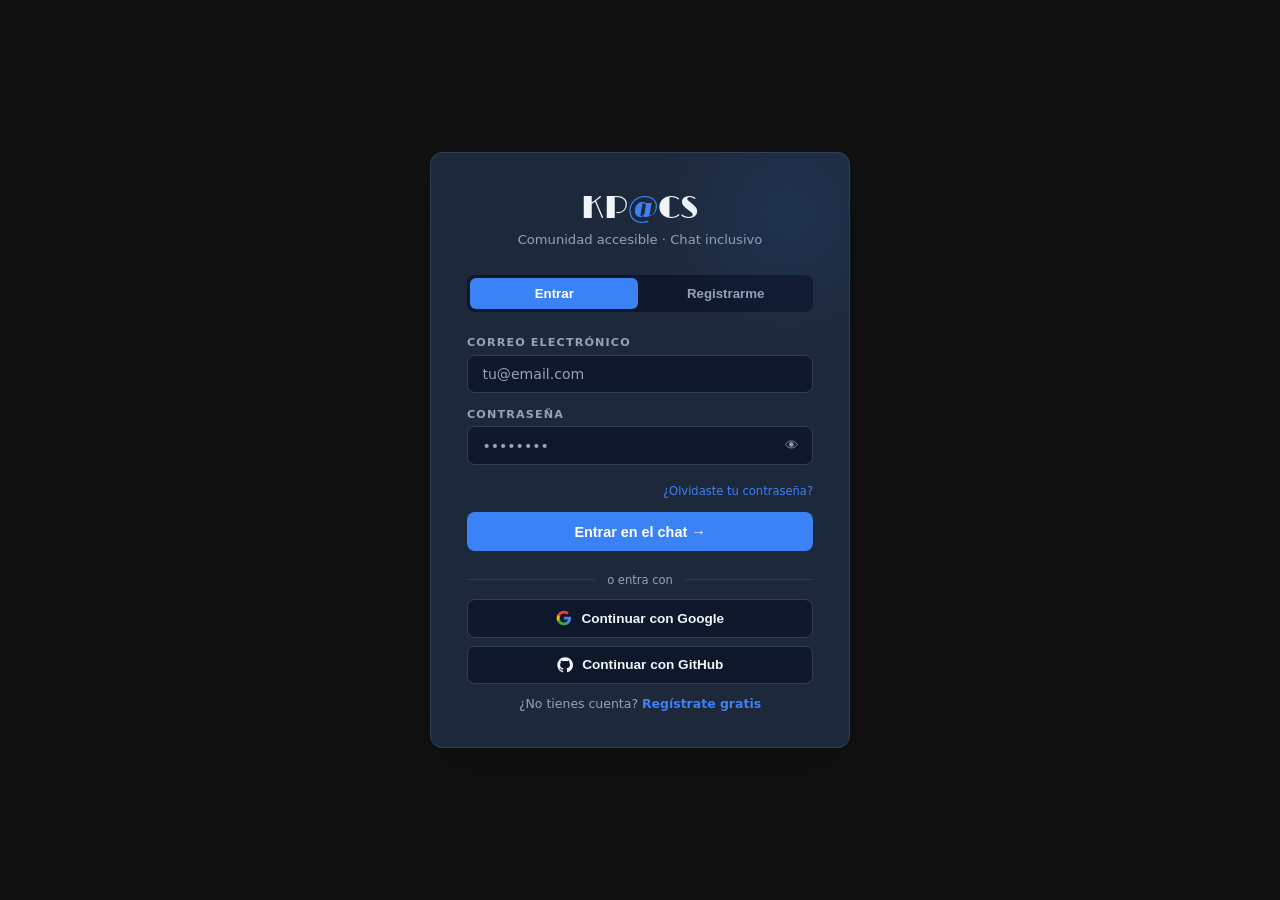
<file: chat.html>
<!DOCTYPE html>
<html lang="es" dir="ltr">
<head>
<meta charset="UTF-8">
<meta name="viewport" content="width=device-width, initial-scale=1.0">
<meta name="description" content="Chat Kp@ces — Comunidad accesible de personas con discapacidad">
<title>Chat Kp@ces</title>
<link rel="preconnect" href="https://fonts.googleapis.com">
<link rel="preconnect" href="https://fonts.gstatic.com" crossorigin>
<link href="https://fonts.googleapis.com/css2?family=Limelight&display=swap" rel="stylesheet">
<style>
/* ════════════════════════════════════════════
   KPACES DESIGN SYSTEM
════════════════════════════════════════════ */
:root {
  --bg-main:#121212; --bg-card:#1d293b; --bg-deep:#0f172a;
  --text-main:#f1f5f9; --text-muted:#94a3b8;
  --primary:#3b82f6; --primary-dark:#2563eb; --primary-glow:rgba(59,130,246,0.12);
  --border:#2d3f55; --radius:.75rem;
  --success:#22c55e; --warning:#f59e0b; --danger:#ef4444;
  --online:#22c55e; --away:#f59e0b; --offline:#64748b;
}
*{margin:0;padding:0;box-sizing:border-box}
html,body{height:100%;font-family:'Segoe UI',system-ui,sans-serif;background:var(--bg-main);color:var(--text-main);overflow:hidden}

/* ── SKIP LINK ── */
.skip{position:absolute;top:-100px;left:0;background:var(--primary);color:#fff;padding:.5rem 1rem;border-radius:0 0 .5rem 0;z-index:9999;transition:top .2s}
.skip:focus{top:0}

/* ── HEADER ── */
header{height:54px;background:var(--bg-deep);display:flex;align-items:center;justify-content:space-between;padding:0 1.5rem;border-bottom:1px solid var(--border);position:relative;z-index:600;flex-shrink:0}
.logo{font-family:"Limelight",sans-serif;font-size:1.6rem;color:var(--text-main);text-decoration:none;letter-spacing:.03em}
.logo .at{color:var(--primary)}
nav ul{display:flex;list-style:none;gap:1.5rem}
nav a{text-decoration:none;color:var(--text-muted);font-weight:600;font-size:.85rem;transition:color .2s}
nav a:hover,nav a.active{color:var(--primary)}
.h-right{display:flex;align-items:center;gap:.75rem}
.btn-sm{padding:.35rem .9rem;border-radius:.375rem;border:none;font-size:.78rem;font-weight:700;cursor:pointer;transition:all .2s}
.btn-primary{background:var(--primary);color:#fff}
.btn-primary:hover{background:var(--primary-dark)}
.btn-outline{background:transparent;color:var(--text-muted);border:1px solid var(--border)}
.btn-outline:hover{border-color:var(--primary);color:var(--primary)}

/* ════════════════════════════════════════════
   AUTH SCREEN
════════════════════════════════════════════ */
#authScreen{position:fixed;inset:0;background:var(--bg-main);z-index:800;display:flex;flex-direction:column;overflow-y:auto}
#authScreen.hidden{display:none}
.auth-wrap{flex:1;display:flex;align-items:center;justify-content:center;padding:2rem 1rem;min-height:calc(100vh - 54px)}
.auth-card{background:var(--bg-card);border:1px solid var(--border);border-radius:var(--radius);width:100%;max-width:420px;padding:2.25rem;box-shadow:0 20px 60px rgba(0,0,0,.4);position:relative;overflow:hidden}
.auth-card::before{content:'';position:absolute;top:-80px;right:-80px;width:280px;height:280px;background:radial-gradient(circle,rgba(59,130,246,.1),transparent 70%);pointer-events:none}
.auth-logo{font-family:"Limelight",sans-serif;font-size:2rem;text-align:center;margin-bottom:.25rem}
.auth-logo .at{color:var(--primary)}
.auth-tagline{text-align:center;font-size:.82rem;color:var(--text-muted);margin-bottom:1.75rem}
.auth-tabs{display:flex;background:var(--bg-deep);border-radius:.5rem;padding:.2rem;gap:.2rem;margin-bottom:1.5rem}
.auth-tab{flex:1;padding:.5rem;border:none;border-radius:.375rem;background:transparent;color:var(--text-muted);font-size:.83rem;font-weight:600;cursor:pointer;transition:all .2s}
.auth-tab.active{background:var(--primary);color:#fff}
.section-tag{display:inline-block;font-size:.65rem;font-weight:700;letter-spacing:.15em;text-transform:uppercase;color:var(--primary);background:var(--primary-glow);border:1px solid rgba(59,130,246,.3);padding:.15rem .6rem;border-radius:100px;margin-bottom:1rem}
.form-group{margin-bottom:.9rem}
.form-label{display:block;font-size:.7rem;font-weight:700;text-transform:uppercase;letter-spacing:.1em;color:var(--text-muted);margin-bottom:.35rem}
.form-input{width:100%;padding:.65rem .9rem;background:var(--bg-deep);border:1px solid var(--border);border-radius:.5rem;color:var(--text-main);font-family:inherit;font-size:.88rem;outline:none;transition:border-color .2s}
.form-input:focus{border-color:var(--primary)}
.form-input::placeholder{color:var(--text-muted)}
.pw-wrap{position:relative}
.pw-toggle{position:absolute;right:.7rem;top:50%;transform:translateY(-50%);background:none;border:none;color:var(--text-muted);cursor:pointer;font-size:.85rem;padding:.2rem}
.btn-full{width:100%;padding:.72rem;border-radius:.5rem;border:none;font-weight:700;font-size:.9rem;cursor:pointer;transition:all .2s;margin-bottom:.6rem}
.btn-full.primary{background:var(--primary);color:#fff}
.btn-full.primary:hover{background:var(--primary-dark)}
.divider{display:flex;align-items:center;gap:.75rem;margin:.75rem 0;font-size:.72rem;color:var(--text-muted)}
.divider::before,.divider::after{content:'';flex:1;height:1px;background:var(--border)}
.social-btns{display:flex;flex-direction:column;gap:.5rem}
.btn-social{width:100%;padding:.65rem;border-radius:.5rem;border:1px solid var(--border);background:var(--bg-deep);color:var(--text-main);font-size:.85rem;font-weight:600;cursor:pointer;display:flex;align-items:center;justify-content:center;gap:.6rem;transition:all .2s}
.btn-social:hover{border-color:var(--primary);color:var(--primary)}
.btn-social.google:hover{border-color:#ea4335;color:#ea4335}
.btn-social.github:hover{border-color:#888;color:#ccc}
.form-error{font-size:.73rem;color:var(--danger);margin-top:.3rem;display:none}
.form-error.show{display:block}
.auth-switch{text-align:center;font-size:.78rem;color:var(--text-muted);margin-top:.75rem}
.auth-switch a{color:var(--primary);cursor:pointer;font-weight:600;text-decoration:none}

/* Avatar chooser */
.avatar-row{display:flex;gap:.5rem;flex-wrap:wrap;margin-top:.4rem}
.av-opt{width:36px;height:36px;border-radius:50%;background:var(--bg-deep);border:2px solid var(--border);cursor:pointer;display:flex;align-items:center;justify-content:center;font-size:1.1rem;transition:all .2s}
.av-opt.selected,.av-opt:hover{border-color:var(--primary);transform:scale(1.1)}

/* ════════════════════════════════════════════
   CHAT APP
════════════════════════════════════════════ */
#chatApp{display:flex;height:calc(100vh - 54px);opacity:0;transition:opacity .4s}
#chatApp.ready{opacity:1}

/* ── ROOMS SIDEBAR ── */
#roomsPanel{width:260px;min-width:260px;background:var(--bg-deep);border-right:1px solid var(--border);display:flex;flex-direction:column;overflow:hidden;transition:transform .3s}
.rp-header{padding:.9rem 1rem;border-bottom:1px solid var(--border);flex-shrink:0}
.rp-user{display:flex;align-items:center;gap:.65rem;margin-bottom:.85rem}
.user-av{width:36px;height:36px;border-radius:50%;background:linear-gradient(135deg,var(--primary-dark),#38bdf8);display:flex;align-items:center;justify-content:center;font-size:1.1rem;flex-shrink:0;position:relative}
.status-dot{position:absolute;bottom:0;right:0;width:10px;height:10px;border-radius:50%;border:2px solid var(--bg-deep)}
.dot-online{background:var(--online)}
.dot-away{background:var(--away)}
.dot-offline{background:var(--offline)}
.user-info{flex:1;min-width:0}
.user-name{font-size:.85rem;font-weight:700;white-space:nowrap;overflow:hidden;text-overflow:ellipsis}
.user-status{font-size:.65rem;color:var(--text-muted)}
.settings-btn{background:none;border:none;color:var(--text-muted);cursor:pointer;font-size:.9rem;padding:.2rem;border-radius:.25rem;transition:color .2s}
.settings-btn:hover{color:var(--primary)}
.rp-search{position:relative;margin-bottom:.75rem}
.rp-search input{width:100%;padding:.5rem .5rem .5rem 2.1rem;background:rgba(255,255,255,.04);border:1px solid var(--border);border-radius:.5rem;color:var(--text-main);font-size:.78rem;outline:none;transition:border-color .2s}
.rp-search input:focus{border-color:var(--primary)}
.rp-search::before{content:'🔍';position:absolute;left:.55rem;top:50%;transform:translateY(-50%);font-size:.75rem;pointer-events:none}
.rp-section{font-size:.6rem;font-weight:700;text-transform:uppercase;letter-spacing:.15em;color:var(--text-muted);padding:.5rem 1rem .25rem;display:flex;align-items:center;justify-content:space-between}
.rp-section button{background:none;border:none;color:var(--text-muted);cursor:pointer;font-size:.85rem;transition:color .2s;padding:.1rem .2rem}
.rp-section button:hover{color:var(--primary)}
.rooms-list{flex:1;overflow-y:auto;padding:0 .5rem .5rem}
.rooms-list::-webkit-scrollbar{width:3px}
.rooms-list::-webkit-scrollbar-thumb{background:var(--border);border-radius:3px}
.room-item{padding:.55rem .6rem;border-radius:.4rem;cursor:pointer;display:flex;align-items:center;gap:.6rem;transition:background .2s;position:relative;margin-bottom:.15rem}
.room-item:hover{background:rgba(255,255,255,.04)}
.room-item.active{background:rgba(59,130,246,.12);border-left:3px solid var(--primary);padding-left:.35rem}
.room-icon{font-size:1rem;flex-shrink:0;width:26px;text-align:center}
.room-meta{flex:1;min-width:0}
.room-name{font-size:.82rem;font-weight:600;white-space:nowrap;overflow:hidden;text-overflow:ellipsis}
.room-preview{font-size:.68rem;color:var(--text-muted);white-space:nowrap;overflow:hidden;text-overflow:ellipsis}
.room-badge{background:var(--primary);color:#fff;font-size:.58rem;font-weight:700;padding:.1rem .4rem;border-radius:100px;flex-shrink:0}
.online-item{padding:.4rem .6rem;border-radius:.4rem;cursor:pointer;display:flex;align-items:center;gap:.6rem;transition:background .2s;margin-bottom:.1rem}
.online-item:hover{background:rgba(255,255,255,.04)}
.online-item.active{background:rgba(59,130,246,.1)}
.oi-av{width:28px;height:28px;border-radius:50%;display:flex;align-items:center;justify-content:center;font-size:.85rem;flex-shrink:0;position:relative}
.oi-name{font-size:.78rem;font-weight:600;flex:1;min-width:0;white-space:nowrap;overflow:hidden;text-overflow:ellipsis}
.oi-status{font-size:.62rem;color:var(--text-muted)}

/* ── MAIN CHAT ── */
#chatMain{flex:1;display:flex;flex-direction:column;overflow:hidden;background:var(--bg-main)}
.chat-topbar{height:52px;background:var(--bg-card);border-bottom:1px solid var(--border);display:flex;align-items:center;padding:0 1rem;gap:.75rem;flex-shrink:0}
.ct-back{background:none;border:none;color:var(--text-muted);cursor:pointer;font-size:1rem;display:none;transition:color .2s}
.ct-back:hover{color:var(--primary)}
.ct-av{width:34px;height:34px;border-radius:50%;display:flex;align-items:center;justify-content:center;font-size:1rem;flex-shrink:0;position:relative}
.ct-info{flex:1;min-width:0}
.ct-name{font-size:.92rem;font-weight:700;white-space:nowrap;overflow:hidden;text-overflow:ellipsis}
.ct-sub{font-size:.68rem;color:var(--text-muted)}
.ct-actions{display:flex;gap:.4rem}
.icon-btn{width:32px;height:32px;background:none;border:1px solid var(--border);border-radius:.375rem;color:var(--text-muted);cursor:pointer;display:flex;align-items:center;justify-content:center;font-size:.85rem;transition:all .2s}
.icon-btn:hover{background:var(--primary-glow);border-color:var(--primary);color:var(--primary)}

/* Messages */
#messagesWrap{flex:1;overflow-y:auto;padding:1rem;display:flex;flex-direction:column;gap:.4rem}
#messagesWrap::-webkit-scrollbar{width:4px}
#messagesWrap::-webkit-scrollbar-thumb{background:var(--border);border-radius:4px}
.msg-day{text-align:center;font-size:.65rem;color:var(--text-muted);padding:.5rem 0;display:flex;align-items:center;gap:.5rem}
.msg-day::before,.msg-day::after{content:'';flex:1;height:1px;background:var(--border)}
.msg-row{display:flex;gap:.5rem;align-items:flex-end;max-width:100%;animation:msgIn .25s ease}
@keyframes msgIn{from{opacity:0;transform:translateY(8px)}to{opacity:1;transform:translateY(0)}}
.msg-row.own{flex-direction:row-reverse}
.msg-av{width:28px;height:28px;border-radius:50%;display:flex;align-items:center;justify-content:center;font-size:.8rem;flex-shrink:0;align-self:flex-end}
.msg-block{max-width:72%;display:flex;flex-direction:column}
.msg-row.own .msg-block{align-items:flex-end}
.msg-sender{font-size:.65rem;color:var(--text-muted);margin-bottom:.2rem;padding:0 .6rem}
.bubble{padding:.55rem .85rem;border-radius:1rem;font-size:.85rem;line-height:1.55;word-break:break-word;position:relative}
.bubble-other{background:var(--bg-card);border:1px solid var(--border);border-bottom-left-radius:.3rem;color:var(--text-main)}
.bubble-own{background:var(--primary);color:#fff;border-bottom-right-radius:.3rem}
.bubble-ai{background:linear-gradient(135deg,rgba(59,130,246,.15),rgba(6,182,212,.1));border:1px solid rgba(59,130,246,.3);border-bottom-left-radius:.3rem;color:var(--text-main)}
.bubble-system{background:rgba(245,158,11,.08);border:1px solid rgba(245,158,11,.25);color:#fcd34d;border-radius:.5rem;font-size:.78rem;text-align:center;padding:.4rem .75rem}
.bubble-warn{background:rgba(239,68,68,.08);border:1px solid rgba(239,68,68,.3);color:#fca5a5;border-radius:.5rem;font-size:.78rem;text-align:center;padding:.4rem .75rem}
.msg-meta{font-size:.6rem;color:var(--text-muted);padding:0 .6rem;margin-top:.15rem;display:flex;align-items:center;gap:.3rem}
.msg-row.own .msg-meta{justify-content:flex-end}
.msg-status{font-size:.7rem}
.ai-badge{font-size:.6rem;background:rgba(59,130,246,.15);border:1px solid rgba(59,130,246,.3);color:#93c5fd;padding:.1rem .4rem;border-radius:100px;display:inline-flex;align-items:center;gap:.2rem;margin-bottom:.3rem}
.ai-badge::before{content:'';width:5px;height:5px;border-radius:50%;background:var(--primary);box-shadow:0 0 5px var(--primary);animation:blink 2s infinite}
@keyframes blink{0%,100%{opacity:1}50%{opacity:.3}}

/* Typing indicator */
.typing-row{display:flex;gap:.5rem;align-items:center}
.typing-bubble{background:var(--bg-card);border:1px solid var(--border);border-radius:1rem;border-bottom-left-radius:.3rem;padding:.5rem .8rem;display:flex;gap:.3rem;align-items:center}
.typing-dot{width:6px;height:6px;border-radius:50%;background:var(--text-muted);animation:typingBounce 1.4s infinite}
.typing-dot:nth-child(2){animation-delay:.2s}
.typing-dot:nth-child(3){animation-delay:.4s}
@keyframes typingBounce{0%,80%,100%{transform:translateY(0)}40%{transform:translateY(-6px)}}

/* AI suggestion chips */
.suggestion-row{padding:.5rem 1rem;display:flex;gap:.4rem;flex-wrap:wrap;border-top:1px solid var(--border);background:var(--bg-main)}
.sug-chip{padding:.3rem .75rem;border-radius:100px;border:1px solid var(--border);background:transparent;color:var(--text-muted);font-size:.72rem;cursor:pointer;transition:all .2s;white-space:nowrap}
.sug-chip:hover{border-color:var(--primary);color:var(--primary);background:var(--primary-glow)}

/* Input area */
.chat-input-area{padding:.65rem 1rem;background:var(--bg-card);border-top:1px solid var(--border);flex-shrink:0}
.input-row{display:flex;gap:.5rem;align-items:flex-end}
.attach-btn,.emoji-btn{width:34px;height:34px;background:none;border:1px solid var(--border);border-radius:.5rem;color:var(--text-muted);cursor:pointer;display:flex;align-items:center;justify-content:center;font-size:1rem;flex-shrink:0;transition:all .2s}
.attach-btn:hover,.emoji-btn:hover{border-color:var(--primary);color:var(--primary)}
.msg-input{flex:1;padding:.55rem .85rem;background:var(--bg-deep);border:1px solid var(--border);border-radius:.75rem;color:var(--text-main);font-family:inherit;font-size:.88rem;outline:none;resize:none;max-height:120px;min-height:36px;transition:border-color .2s;line-height:1.5}
.msg-input:focus{border-color:var(--primary)}
.msg-input::placeholder{color:var(--text-muted)}
.send-btn{width:36px;height:36px;background:var(--primary);border:none;border-radius:.5rem;color:#fff;cursor:pointer;display:flex;align-items:center;justify-content:center;font-size:1rem;flex-shrink:0;transition:all .2s}
.send-btn:hover{background:var(--primary-dark);transform:scale(1.05)}
.send-btn:disabled{background:var(--border);cursor:not-allowed;transform:none}
.input-hints{font-size:.62rem;color:var(--text-muted);margin-top:.35rem;display:flex;gap:.75rem}

/* ── INFO PANEL ── */
#infoPanel{width:0;background:var(--bg-card);border-left:1px solid var(--border);overflow:hidden;transition:width .3s;flex-shrink:0}
#infoPanel.open{width:260px}
.ip-content{width:260px;height:100%;overflow-y:auto;padding:1rem}
.ip-content::-webkit-scrollbar{width:3px}
.ip-content::-webkit-scrollbar-thumb{background:var(--border);border-radius:3px}
.ip-section{margin-bottom:1.25rem}
.ip-title{font-size:.65rem;font-weight:700;text-transform:uppercase;letter-spacing:.15em;color:var(--text-muted);margin-bottom:.6rem;padding-bottom:.3rem;border-bottom:1px solid var(--border)}
.ip-link{display:flex;align-items:center;gap:.5rem;padding:.45rem .6rem;background:var(--bg-deep);border-radius:.4rem;margin-bottom:.35rem;text-decoration:none;color:var(--text-main);font-size:.78rem;border:1px solid transparent;transition:all .2s;cursor:pointer}
.ip-link:hover{border-color:rgba(59,130,246,.3);color:var(--primary)}
.ip-link-icon{font-size:.9rem}

/* ── EMPTY STATE ── */
#emptyState{flex:1;display:flex;flex-direction:column;align-items:center;justify-content:center;gap:1rem;color:var(--text-muted);padding:2rem;text-align:center}
.empty-icon{font-size:3rem;opacity:.4}
.empty-title{font-size:1rem;font-weight:700;color:var(--text-muted)}
.empty-sub{font-size:.82rem;max-width:280px;line-height:1.6}

/* ── MODERATION BANNER ── */
.mod-banner{background:rgba(245,158,11,.08);border:1px solid rgba(245,158,11,.25);border-radius:.5rem;padding:.65rem .85rem;font-size:.78rem;color:#fcd34d;display:flex;align-items:flex-start;gap:.5rem;margin:0 1rem .5rem}
.mod-banner.hidden{display:none}

/* ── TOAST ── */
.toast{position:fixed;bottom:1.5rem;right:1.5rem;background:var(--bg-card);border:1px solid rgba(59,130,246,.4);border-radius:.5rem;padding:.75rem 1.1rem;font-size:.82rem;color:var(--text-main);box-shadow:0 8px 24px rgba(0,0,0,.4);z-index:9999;transform:translateY(80px);opacity:0;transition:all .3s;pointer-events:none}
.toast.show{transform:translateY(0);opacity:1}

/* ── NOTIFICATION dot ── */
.notif-dot{width:8px;height:8px;border-radius:50%;background:var(--danger);flex-shrink:0;animation:notifPulse 1.5s infinite}
@keyframes notifPulse{0%,100%{box-shadow:0 0 0 0 rgba(239,68,68,.4)}50%{box-shadow:0 0 0 6px rgba(239,68,68,0)}}

/* ── ADMIN SUGGESTIONS inbox ── */
.suggestion-inbox{background:var(--bg-deep);border:1px solid rgba(245,158,11,.25);border-radius:.5rem;padding:.65rem .85rem;margin-bottom:.5rem}
.suggestion-inbox-title{font-size:.62rem;font-weight:700;text-transform:uppercase;letter-spacing:.12em;color:var(--warning);margin-bottom:.4rem}
.suggestion-item{font-size:.75rem;color:#cbd5e1;padding:.3rem 0;border-bottom:1px solid var(--border);display:flex;gap:.4rem;align-items:flex-start}
.suggestion-item:last-child{border-bottom:none}
.si-read{color:var(--text-muted);font-size:.65rem;margin-top:.1rem;flex-shrink:0}

/* ── RESPONSIVE ── */
@media(max-width:768px){
  nav ul{display:none}
  #roomsPanel{position:absolute;left:0;top:0;bottom:0;z-index:400;transform:translateX(-260px)}
  #roomsPanel.mobile-open{transform:translateX(0)}
  .ct-back{display:flex}
  #infoPanel.open{position:absolute;right:0;top:0;bottom:0;z-index:400}
}
@media(max-width:480px){
  .auth-card{padding:1.5rem}
}
*:focus-visible{outline:2px solid var(--primary);outline-offset:2px}
.sr-only{position:absolute;width:1px;height:1px;padding:0;margin:-1px;overflow:hidden;clip:rect(0,0,0,0);border:0}
</style>
</head>
<body>

<a class="skip" href="#chatMain">Saltar al chat</a>

<!-- ══════════════════════════════════════════
     HEADER
══════════════════════════════════════════ -->
<header role="banner">
  <a href="index.html" class="logo" aria-label="KP@CES inicio">KP<span class="at">@</span>CS</a>
  <nav aria-label="Navegación principal">
    <ul>
      <li><a href="talento-kpaces.html">Talento</a></li>
      <li><a href="lugares-kpaces.html">Lugares</a></li>
      <li><a href="recursos-kpaces.html">Recursos</a></li>
      <li><a href="#" class="active" aria-current="page">Chat</a></li>
    </ul>
  </nav>
  <div class="h-right" id="headerRight">
    <button class="btn-sm btn-outline" onclick="showAuth('login')">Entrar</button>
    <button class="btn-sm btn-primary" onclick="showAuth('register')">Unirme</button>
  </div>
</header>

<!-- ══════════════════════════════════════════
     AUTH SCREEN
══════════════════════════════════════════ -->
<div id="authScreen" role="dialog" aria-modal="true" aria-label="Inicio de sesión o registro">
  <div class="auth-wrap">
    <div class="auth-card">
      <div class="auth-logo">KP<span class="at">@</span>CS</div>
      <p class="auth-tagline">Comunidad accesible · Chat inclusivo</p>

      <div class="auth-tabs" role="tablist">
        <button class="auth-tab active" role="tab" aria-selected="true" onclick="switchTab('login',this)">Entrar</button>
        <button class="auth-tab" role="tab" aria-selected="false" onclick="switchTab('register',this)">Registrarme</button>
      </div>

      <!-- LOGIN -->
      <div id="tabLogin">
        <div class="form-group">
          <label class="form-label" for="loginEmail">Correo electrónico</label>
          <input class="form-input" id="loginEmail" type="email" placeholder="tu@email.com" autocomplete="email" aria-describedby="loginEmailErr">
          <span class="form-error" id="loginEmailErr"></span>
        </div>
        <div class="form-group">
          <label class="form-label" for="loginPw">Contraseña</label>
          <div class="pw-wrap">
            <input class="form-input" id="loginPw" type="password" placeholder="••••••••" autocomplete="current-password">
            <button class="pw-toggle" onclick="togglePw('loginPw',this)" aria-label="Mostrar contraseña">👁</button>
          </div>
          <span class="form-error" id="loginPwErr"></span>
        </div>
        <div style="text-align:right;margin-bottom:.85rem">
          <a href="#" style="font-size:.72rem;color:var(--primary);text-decoration:none">¿Olvidaste tu contraseña?</a>
        </div>
        <button class="btn-full primary" onclick="doLogin()">Entrar en el chat →</button>
        <div class="divider">o entra con</div>
        <div class="social-btns">
          <button class="btn-social google" onclick="socialLogin('Google')">
            <svg width="16" height="16" viewBox="0 0 24 24" fill="currentColor"><path d="M22.56 12.25c0-.78-.07-1.53-.2-2.25H12v4.26h5.92c-.26 1.37-1.04 2.53-2.21 3.31v2.77h3.57c2.08-1.92 3.28-4.74 3.28-8.09z" fill="#4285F4"/><path d="M12 23c2.97 0 5.46-.98 7.28-2.66l-3.57-2.77c-.98.66-2.23 1.06-3.71 1.06-2.86 0-5.29-1.93-6.16-4.53H2.18v2.84C3.99 20.53 7.7 23 12 23z" fill="#34A853"/><path d="M5.84 14.09c-.22-.66-.35-1.36-.35-2.09s.13-1.43.35-2.09V7.07H2.18C1.43 8.55 1 10.22 1 12s.43 3.45 1.18 4.93l2.85-2.22.81-.62z" fill="#FBBC05"/><path d="M12 5.38c1.62 0 3.06.56 4.21 1.64l3.15-3.15C17.45 2.09 14.97 1 12 1 7.7 1 3.99 3.47 2.18 7.07l3.66 2.84c.87-2.6 3.3-4.53 6.16-4.53z" fill="#EA4335"/></svg>
            Continuar con Google
          </button>
          <button class="btn-social github" onclick="socialLogin('GitHub')">
            <svg width="16" height="16" fill="currentColor" viewBox="0 0 24 24"><path d="M12 .5C5.65.5.5 5.65.5 12c0 5.09 3.29 9.4 7.86 10.93.58.1.79-.25.79-.56v-2c-3.2.7-3.87-1.54-3.87-1.54-.52-1.33-1.28-1.68-1.28-1.68-1.05-.71.08-.7.08-.7 1.16.08 1.77 1.19 1.77 1.19 1.03 1.76 2.7 1.25 3.36.96.1-.75.4-1.25.73-1.54-2.55-.29-5.24-1.28-5.24-5.69 0-1.26.45-2.28 1.19-3.09-.12-.29-.52-1.46.11-3.05 0 0 .97-.31 3.18 1.18a11.1 11.1 0 0 1 2.9-.39c.98.01 1.97.13 2.9.39 2.2-1.49 3.17-1.18 3.17-1.18.63 1.59.23 2.76.11 3.05.74.81 1.19 1.83 1.19 3.09 0 4.42-2.7 5.4-5.27 5.68.42.36.79 1.07.79 2.16v3.2c0 .31.21.67.8.56C20.71 21.4 24 17.09 24 12 24 5.65 18.85.5 12 .5z"/></svg>
            Continuar con GitHub
          </button>
        </div>
        <p class="auth-switch">¿No tienes cuenta? <a onclick="switchTab('register',document.querySelectorAll('.auth-tab')[1])">Regístrate gratis</a></p>
      </div>

      <!-- REGISTER -->
      <div id="tabRegister" style="display:none">
        <div class="form-group">
          <label class="form-label" for="regName">Nombre o apodo</label>
          <input class="form-input" id="regName" type="text" placeholder="Como quieres que te llamen" autocomplete="nickname">
        </div>
        <div class="form-group">
          <label class="form-label">Elige tu avatar</label>
          <div class="avatar-row" id="avatarRow">
            <span class="av-opt selected" data-av="🙂">🙂</span>
            <span class="av-opt" data-av="😎">😎</span>
            <span class="av-opt" data-av="🌟">🌟</span>
            <span class="av-opt" data-av="♿">♿</span>
            <span class="av-opt" data-av="🦻">🦻</span>
            <span class="av-opt" data-av="👁">👁</span>
            <span class="av-opt" data-av="🧠">🧠</span>
            <span class="av-opt" data-av="💙">💙</span>
          </div>
        </div>
        <div class="form-group">
          <label class="form-label" for="regEmail">Correo electrónico</label>
          <input class="form-input" id="regEmail" type="email" placeholder="tu@email.com" autocomplete="email">
        </div>
        <div class="form-group">
          <label class="form-label" for="regPw">Contraseña</label>
          <div class="pw-wrap">
            <input class="form-input" id="regPw" type="password" placeholder="Mínimo 8 caracteres" autocomplete="new-password">
            <button class="pw-toggle" onclick="togglePw('regPw',this)" aria-label="Mostrar contraseña">👁</button>
          </div>
          <span class="form-error" id="regPwErr"></span>
        </div>
        <div style="margin-bottom:.9rem">
          <label style="display:flex;align-items:flex-start;gap:.5rem;font-size:.75rem;color:var(--text-muted);cursor:pointer">
            <input type="checkbox" id="regTerms" style="margin-top:2px;accent-color:var(--primary)">
            Acepto el <a href="#" style="color:var(--primary);margin:0 .2rem">código de conducta</a> y que la IA modere el chat para mantener un espacio respetuoso.
          </label>
        </div>
        <button class="btn-full primary" onclick="doRegister()">Crear cuenta y chatear →</button>
        <div class="divider">o regístrate con</div>
        <div class="social-btns">
          <button class="btn-social google" onclick="socialLogin('Google')">
            <svg width="16" height="16" viewBox="0 0 24 24"><path d="M22.56 12.25c0-.78-.07-1.53-.2-2.25H12v4.26h5.92c-.26 1.37-1.04 2.53-2.21 3.31v2.77h3.57c2.08-1.92 3.28-4.74 3.28-8.09z" fill="#4285F4"/><path d="M12 23c2.97 0 5.46-.98 7.28-2.66l-3.57-2.77c-.98.66-2.23 1.06-3.71 1.06-2.86 0-5.29-1.93-6.16-4.53H2.18v2.84C3.99 20.53 7.7 23 12 23z" fill="#34A853"/><path d="M5.84 14.09c-.22-.66-.35-1.36-.35-2.09s.13-1.43.35-2.09V7.07H2.18C1.43 8.55 1 10.22 1 12s.43 3.45 1.18 4.93l2.85-2.22.81-.62z" fill="#FBBC05"/><path d="M12 5.38c1.62 0 3.06.56 4.21 1.64l3.15-3.15C17.45 2.09 14.97 1 12 1 7.7 1 3.99 3.47 2.18 7.07l3.66 2.84c.87-2.6 3.3-4.53 6.16-4.53z" fill="#EA4335"/></svg>
            Registrarme con Google
          </button>
        </div>
        <p class="auth-switch">¿Ya tienes cuenta? <a onclick="switchTab('login',document.querySelectorAll('.auth-tab')[0])">Entra aquí</a></p>
      </div>
    </div>
  </div>
</div>

<!-- ══════════════════════════════════════════
     CHAT APP
══════════════════════════════════════════ -->
<div id="chatApp" role="main" aria-label="Aplicación de chat">

  <!-- ROOMS PANEL -->
  <aside id="roomsPanel" aria-label="Canales y conversaciones">
    <div class="rp-header">
      <div class="rp-user">
        <div class="user-av" id="myAvatar" aria-hidden="true">🙂
          <span class="status-dot dot-online" aria-label="En línea"></span>
        </div>
        <div class="user-info">
          <div class="user-name" id="myName">Usuario</div>
          <div class="user-status" id="myStatusLabel">En línea</div>
        </div>
        <button class="settings-btn" onclick="cycleStatus()" title="Cambiar estado" aria-label="Cambiar estado de presencia">⚙</button>
      </div>
      <div class="rp-search">
        <input type="text" placeholder="Buscar canales…" id="roomSearch" oninput="filterRooms(this.value)" aria-label="Buscar canales">
      </div>
    </div>

    <div class="rooms-list" role="navigation" aria-label="Lista de canales">
      <div class="rp-section">Canales <button onclick="showToast('💬 Crear canal (próximamente)')" aria-label="Crear nuevo canal">＋</button></div>
      <div id="roomsList"></div>
      <div class="rp-section" style="margin-top:.5rem">Usuarios online</div>
      <div id="onlineList"></div>
    </div>
  </aside>

  <!-- MAIN CHAT -->
  <section id="chatMain" aria-label="Área de chat">
    <!-- Empty state -->
    <div id="emptyState">
      <div class="empty-icon">💬</div>
      <div class="empty-title">Bienvenido al Chat Kp@cs</div>
      <div class="empty-sub">Selecciona un canal o inicia una conversación privada con alguien de la comunidad.</div>
    </div>

    <!-- Chat window (hidden until room selected) -->
    <div id="chatWindow" style="display:none;flex:1;flex-direction:column;overflow:hidden">
      <!-- Topbar -->
      <div class="chat-topbar">
        <button class="ct-back" onclick="closeChatMobile()" aria-label="Volver a la lista">‹</button>
        <div class="ct-av" id="ctAvatar" aria-hidden="true"></div>
        <div class="ct-info">
          <div class="ct-name" id="ctName"></div>
          <div class="ct-sub" id="ctSub"></div>
        </div>
        <div class="ct-actions">
          <button class="icon-btn" onclick="toggleInfo()" title="Información y recursos" aria-label="Ver información y recursos">ℹ</button>
          <button class="icon-btn" onclick="showToast('📹 Videollamada (próximamente)')" title="Videollamada" aria-label="Iniciar videollamada">📹</button>
          <button class="icon-btn" onclick="showToast('🔇 Silenciar notificaciones')" title="Silenciar" aria-label="Silenciar canal">🔔</button>
        </div>
      </div>

      <!-- Mod banner -->
      <div class="mod-banner hidden" id="modBanner" role="alert">
        <span>⚠</span>
        <span id="modBannerText"></span>
      </div>

      <!-- Messages -->
      <div id="messagesWrap" role="log" aria-live="polite" aria-label="Mensajes del chat"></div>

      <!-- AI Suggestions -->
      <div class="suggestion-row" id="suggestionsRow" aria-label="Sugerencias de la IA"></div>

      <!-- Input -->
      <div class="chat-input-area">
        <div class="input-row">
          <button class="attach-btn" onclick="showToast('📎 Adjuntar archivo (próximamente)')" aria-label="Adjuntar archivo">📎</button>
          <textarea class="msg-input" id="msgInput" placeholder="Escribe un mensaje…" rows="1" aria-label="Escribir mensaje" onkeydown="handleKey(event)" oninput="autoResize(this);onTyping()"></textarea>
          <button class="emoji-btn" onclick="insertEmoji()" aria-label="Insertar emoji">😊</button>
          <button class="send-btn" id="sendBtn" onclick="sendMessage()" aria-label="Enviar mensaje">➤</button>
        </div>
        <div class="input-hints">
          <span>Enter para enviar · Shift+Enter nueva línea</span>
          <span>🛡 Moderado por IA</span>
        </div>
      </div>
    </div>
  </section>

  <!-- INFO PANEL -->
  <div id="infoPanel" aria-label="Recursos del canal">
    <div class="ip-content">
      <div class="ip-section">
        <div class="ip-title">🔗 Recursos Kp@cs</div>
        <a class="ip-link" href="talento-kpaces.html"><span class="ip-link-icon">💼</span>Talento Kp@ces</a>
        <a class="ip-link" href="lugares-kpaces.html"><span class="ip-link-icon">🗺</span>Lugares accesibles</a>
        <a class="ip-link" href="recursos-kpaces.html"><span class="ip-link-icon">📚</span>Recursos oficiales</a>
      </div>
      <div class="ip-section">
        <div class="ip-title">⚖ Ayuda rápida</div>
        <div class="ip-link" onclick="askAI('¿Cómo tramito el certificado de discapacidad?')"><span class="ip-link-icon">🏛</span>Certificado discapacidad</div>
        <div class="ip-link" onclick="askAI('¿Qué ayudas de empleo existen para personas con discapacidad?')"><span class="ip-link-icon">💼</span>Ayudas de empleo</div>
        <div class="ip-link" onclick="askAI('¿Cómo puedo encontrar lugares accesibles cerca de mí?')"><span class="ip-link-icon">♿</span>Lugares accesibles</div>
        <div class="ip-link" onclick="askAI('¿Qué prestaciones económicas puedo solicitar al IMSERSO?')"><span class="ip-link-icon">💰</span>Prestaciones IMSERSO</div>
      </div>
      <div class="ip-section" id="adminSuggestionsSection" style="display:none">
        <div class="ip-title">📬 Sugerencias pendientes (Admin)</div>
        <div id="adminSuggestions"></div>
      </div>
      <div class="ip-section">
        <div class="ip-title">🛡 Código de conducta</div>
        <p style="font-size:.72rem;color:var(--text-muted);line-height:1.6">Este espacio es <strong style="color:var(--text-main)">seguro e inclusivo</strong>. La IA modera el chat para prevenir faltas de respeto, discriminación o contenido inapropiado. Ante cualquier incidencia, el mensaje será retenido y revisado.</p>
      </div>
    </div>
  </div>
</div>

<div class="toast" id="toast" role="status" aria-live="polite"></div>

<!-- ══════════════════════════════════════════
     JAVASCRIPT
══════════════════════════════════════════ -->
<script>
// ════════════════════════════════════════════════════
//  STATE
// ════════════════════════════════════════════════════
let currentUser = null;
let currentRoom = null;
let typingTimer = null;
let selectedAvatar = '🙂';
let infoPanelOpen = false;
let statusCycle = ['online','away','offline'];
let statusIdx = 0;
let adminSuggestions = [];

// ════════════════════════════════════════════════════
//  ROOMS DATA
// ════════════════════════════════════════════════════
const ROOMS = [
  { id:'general', name:'General', icon:'💬', type:'channel', desc:'Chat general de la comunidad', unread:0 },
  { id:'movilidad', name:'Movilidad Reducida', icon:'♿', type:'channel', desc:'Dudas, recursos y experiencias sobre movilidad', unread:2 },
  { id:'visual', name:'Discapacidad Visual', icon:'👁', type:'channel', desc:'Canal para personas con discapacidad visual', unread:0 },
  { id:'auditiva', name:'Discapacidad Auditiva', icon:'🦻', type:'channel', desc:'LSE, recursos auditivos y comunidad sorda', unread:1 },
  { id:'cognitiva', name:'Discapacidad Cognitiva', icon:'🧠', type:'channel', desc:'Apoyo para discapacidad intelectual y cognitiva', unread:0 },
  { id:'empleo', name:'Empleo e Inclusión', icon:'💼', type:'channel', desc:'Ofertas, derechos laborales y orientación', unread:3 },
  { id:'ayudas', name:'Ayudas y Recursos', icon:'📚', type:'channel', desc:'Prestaciones, trámites y novedades legales', unread:0 },
  { id:'sugerencias', name:'Sugerencias Web', icon:'💡', type:'channel', desc:'Propón mejoras para Kp@ces (llega al admin)', unread:0 },
];

const ONLINE_USERS = [
  { id:'u1', name:'Carmen R.', avatar:'♿', status:'online', role:'usuario' },
  { id:'u2', name:'Antonio L.', avatar:'🦻', status:'online', role:'usuario' },
  { id:'u3', name:'Isabel F.', avatar:'👁', status:'away', role:'usuario' },
  { id:'u4', name:'Pedro M.', avatar:'😎', status:'online', role:'usuario' },
  { id:'u5', name:'Ana García', avatar:'💙', status:'online', role:'admin' },
  { id:'ai', name:'Asistente IA Kp@ces', avatar:'🤖', status:'online', role:'ai' },
];

// ════════════════════════════════════════════════════
//  MESSAGES DB (per room)
// ════════════════════════════════════════════════════
const MESSAGES = {
  general: [
    { id:1, user:'Carmen R.', avatar:'♿', text:'¡Hola a todos! ¿Alguien sabe si el Hospital La Paz tiene lista de espera larga para valoración de discapacidad?', time:'10:22', own:false },
    { id:2, user:'Pedro M.', avatar:'😎', text:'Hola Carmen. Yo fui en enero y tardé unos 3 meses. Te recomiendo pedir cita cuanto antes por la sede electrónica de la Comunidad de Madrid.', time:'10:25', own:false },
    { id:3, user:'ai', avatar:'🤖', text:'Hola Carmen 👋 Puedo orientarte sobre el proceso. El reconocimiento del grado de discapacidad se tramita ante los Equipos de Valoración (EVO) de tu comunidad autónoma. En Madrid puedes iniciar el trámite en línea sin esperas.', time:'10:26', own:false, isAI:true, links:[{label:'Ver recurso oficial',url:'recursos-kpaces.html'}] },
  ],
  movilidad: [
    { id:1, user:'Antonio L.', avatar:'🦻', text:'Aquí comparto que el Plan Adapta del Ayuntamiento de Madrid está abierto hasta el 30 de mayo. ¡Que nadie se quede sin pedir la subvención para rampa!', time:'09:15', own:false },
    { id:2, user:'ai', avatar:'🤖', text:'Muy buena información Antonio 👍 El Plan Adapta financia hasta el 50% de las obras de eliminación de barreras arquitectónicas en viviendas (máx. 6.000€). Tienes toda la info en nuestra sección de Recursos.', time:'09:17', own:false, isAI:true, links:[{label:'Ver Plan Adapta',url:'recursos-kpaces.html'}] },
  ],
  empleo: [
    { id:1, user:'ai', avatar:'🤖', text:'¡Bienvenidos al canal de Empleo e Inclusión! 💼 Aquí podéis consultar dudas sobre derechos laborales, bonificaciones para empresas, Centros Especiales de Empleo y ofertas de trabajo. Estoy aquí para ayudarte a encontrar lo que necesitas.', time:'08:00', own:false, isAI:true },
    { id:2, user:'Isabel F.', avatar:'👁', text:'¿Alguien sabe si una empresa con 25 trabajadores está obligada a contratar personas con discapacidad?', time:'11:05', own:false },
    { id:3, user:'ai', avatar:'🤖', text:'Buena pregunta Isabel. La cuota de reserva del 2% es obligatoria solo para empresas con 50 o más trabajadores. Con 25, no es obligatorio pero sí hay bonificaciones importantes en Seguridad Social si contratan. ¿Quieres que te detalle las bonificaciones?', time:'11:06', own:false, isAI:true },
  ],
  sugerencias: [
    { id:1, user:'ai', avatar:'🤖', text:'👋 Este es el canal de Sugerencias para Kp@ces. Todo lo que escribas aquí llegará al equipo administrador para mejorar la web. ¡Tu opinión es fundamental!', time:'08:00', own:false, isAI:true },
  ],
  ayudas:[],visual:[],auditiva:[],cognitiva:[]
};

// ════════════════════════════════════════════════════
//  AI MODERATION + RESPONSE ENGINE
// ════════════════════════════════════════════════════
const BAD_WORDS = ['idiota','estúpido','inútil','imbécil','subnormal','retrasado','tonto','mierda','gilipollas','puto','joder','hostia'];
const HATE_PATTERNS = [/\b(odi[ao]|odias)\b/i, /\bno serv[íi]s\b/i, /\binváli[d]o\b/i];

function moderateMessage(text) {
  const lower = text.toLowerCase();
  for (const w of BAD_WORDS) {
    if (lower.includes(w)) return { blocked: true, reason: `El mensaje contiene lenguaje inapropiado ("${w}"). Por favor, mantén un tono respetuoso.` };
  }
  for (const p of HATE_PATTERNS) {
    if (p.test(lower)) return { blocked: true, reason: 'El mensaje puede interpretarse como ofensivo o discriminatorio. Kp@ces es un espacio seguro para todos.' };
  }
  return { blocked: false };
}

// Keyword → AI response map
const AI_KB = [
  { kw: ['certificado','grado','discapacidad','reconocimiento','valoración'], response: '📋 Para obtener el **certificado de discapacidad** en Madrid debes solicitarlo en los Equipos de Valoración y Orientación (EVO). Necesitas informe médico actualizado, DNI y solicitud. El plazo de resolución es de ~3 meses.', links: [{label:'Ver trámite oficial',url:'recursos-kpaces.html'}] },
  { kw: ['empleo','trabajo','contratar','empresa','cee','centro especial'], response: '💼 Para **empleo con discapacidad** el SEPE ofrece bonificaciones a empresas de hasta 4.500€/año. Puedes buscar en Centros Especiales de Empleo (CEE) o acceder a orientación gratuita en el servicio de empleo de tu CA.', links: [{label:'Recursos empleo',url:'recursos-kpaces.html'},{label:'Mapa lugares',url:'lugares-kpaces.html'}] },
  { kw: ['imserso','pensión','prestación','pnc','subsidio','ayuda económica'], response: '💰 El IMSERSO gestiona las **Prestaciones No Contributivas** de invalidez para personas con discapacidad ≥65% sin ingresos suficientes. La cuantía actual es de ~517€/mes. También hay prestaciones por hijo a cargo.', links: [{label:'Ver IMSERSO',url:'recursos-kpaces.html'}] },
  { kw: ['rampa','ascensor','accesibilidad','barreras','plan adapta','edificio'], response: '🏗 Existen varias ayudas para **eliminar barreras arquitectónicas**: el Plan Adapta del Ayuntamiento de Madrid (hasta 6.000€), subvenciones de la Comunidad de Madrid y el Plan de Rehabilitación del Gobierno estatal (hasta 8.000€).', links: [{label:'Ver recursos accesibilidad',url:'recursos-kpaces.html'},{label:'Mapa accesible',url:'lugares-kpaces.html'}] },
  { kw: ['taxi','transporte','movilidad','vehículo','adaptado','aparcamiento'], response: '🚗 La Comunidad de Madrid tiene **ayudas de movilidad** para personas con discapacidad ≥33%: subvención taxi, adaptación de vehículo y tarjeta de aparcamiento PMR (válida en toda la UE).', links: [{label:'Ver ayuda movilidad',url:'recursos-kpaces.html'}] },
  { kw: ['teatro','museo','cultura','entrada','descuento','gratis','gratuidad'], response: '🎭 Muchos **centros culturales de Madrid** ofrecen entrada gratuita o 50% descuento para personas con discapacidad ≥33% y su acompañante. Consulta nuestro mapa de lugares accesibles.', links: [{label:'Lugares accesibles',url:'lugares-kpaces.html'}] },
  { kw: ['lse','lengua de signos','sordo','auditiva','intérprete'], response: '🤟 Para **discapacidad auditiva**: la Ley 27/2007 reconoce el derecho a usar la Lengua de Signos Española. Puedes solicitar intérpretes en administraciones públicas. Hay bucles magnéticos en muchos edificios públicos de Madrid.', links: [{label:'Ver recursos auditivos',url:'recursos-kpaces.html'}] },
  { kw: ['braille','visual','ceguera','baja visión','once'], response: '👁 Para **discapacidad visual**: la ONCE ofrece servicios de rehabilitación, tecnología asistiva y formación. Los edificios públicos deben tener señalética en braille según el RD 193/2023.', links: [{label:'Ver recursos visuales',url:'recursos-kpaces.html'}] },
  { kw: ['autismo','tea','cognitiva','intelectual','pictograma'], response: '🧠 Para **discapacidad cognitiva y autismo**: los pictogramas, lenguaje fácil y entornos sensorialmente amigables son derechos reconocidos. Muchos teatros de Madrid ya ofrecen "funciones relajadas".', links: [{label:'Ver recursos',url:'recursos-kpaces.html'}] },
  { kw: ['irpf','impuestos','deducciones','renta','hacienda','tributación'], response: '💸 Las personas con discapacidad tienen importantes **beneficios fiscales en el IRPF**: mínimo personal incrementado (hasta 12.000€ adicionales), reducción por movilidad reducida y exención de algunas prestaciones.', links: [{label:'Ver deducciones IRPF',url:'recursos-kpaces.html'}] },
  { kw: ['sugerencia','mejora','propuesta','idea','cambiar','añadir','falta'], response: '💡 ¡Gracias por tu sugerencia! La he registrado y será revisada por el equipo de Kp@ces. Te avisaré cuando esté siendo considerada. Tu aportación ayuda a mejorar la web para toda la comunidad. 🙏', isSuggestion: true },
  { kw: ['hola','buenas','hey','qué tal','saludos'], response: '¡Hola! 👋 Soy el asistente IA de Kp@ces. Puedo ayudarte con dudas sobre accesibilidad, ayudas del Estado, empleo con discapacidad o simplemente orientarte por la web. ¿En qué te puedo ayudar hoy?' },
  { kw: ['gracias','perfecto','genial','excelente','muy bien'], response: '¡De nada! 😊 Estoy aquí siempre que lo necesites. Si tienes más preguntas sobre accesibilidad, ayudas o simplemente quieres compartir algo con la comunidad, adelante.' },
];

function getAIResponse(text) {
  const lower = text.toLowerCase();
  for (const entry of AI_KB) {
    if (entry.kw.some(k => lower.includes(k))) {
      return entry;
    }
  }
  // Fallback
  return {
    response: 'Entiendo tu mensaje. En Kp@ces trabajamos para que puedas encontrar toda la información sobre accesibilidad, ayudas y recursos. ¿Puedes darme más detalles sobre lo que necesitas? También puedes explorar nuestras secciones de **Recursos**, **Lugares accesibles** y **Talento**.',
    links: [{label:'Ver recursos',url:'recursos-kpaces.html'},{label:'Mapa accesible',url:'lugares-kpaces.html'}]
  };
}

// ════════════════════════════════════════════════════
//  AI SUGGESTIONS PER ROOM
// ════════════════════════════════════════════════════
const ROOM_SUGGESTIONS = {
  general: ['¿Cómo tramito mi certificado?','Busco lugares accesibles','¿Qué ayudas existen?','Tengo una sugerencia para la web'],
  movilidad: ['Necesito instalar una rampa','¿Qué es el Plan Adapta?','Tarjeta de aparcamiento PMR','Adaptación de vehículo'],
  visual: ['Recursos para baja visión','¿Qué es la ONCE?','Señalética braille en Madrid','Audiodescripción en teatros'],
  auditiva: ['¿Dónde hay bucle magnético?','Intérprete LSE en el médico','Implante coclear y recursos','Derechos lengua de signos'],
  cognitiva: ['Funciones relajadas en teatros','Pictogramas en Madrid','Educación especial e inclusiva','Apoyo para autismo TEA'],
  empleo: ['Bonificaciones para empresas','CEE cerca de mí','¿Puedo cobrar y trabajar?','Orientación laboral gratuita'],
  ayudas: ['Prestaciones IMSERSO','IRPF y discapacidad','Plan de Rehabilitación','Dependencia SAAD'],
  sugerencias: ['Quiero proponer una mejora','Falta información sobre…','El mapa podría mejorar si…','Me gustaría ver…'],
};

// ════════════════════════════════════════════════════
//  AUTH
// ════════════════════════════════════════════════════
function showAuth(tab) {
  switchTab(tab, document.querySelectorAll('.auth-tab')[tab==='register'?1:0]);
}

function switchTab(tab, el) {
  document.querySelectorAll('.auth-tab').forEach(t => { t.classList.remove('active'); t.setAttribute('aria-selected','false'); });
  el.classList.add('active');
  el.setAttribute('aria-selected','true');
  document.getElementById('tabLogin').style.display = tab==='login' ? '' : 'none';
  document.getElementById('tabRegister').style.display = tab==='register' ? '' : 'none';
}

function togglePw(id, btn) {
  const inp = document.getElementById(id);
  inp.type = inp.type === 'password' ? 'text' : 'password';
  btn.textContent = inp.type === 'password' ? '👁' : '🙈';
}

// Avatar selection
document.getElementById('avatarRow').querySelectorAll('.av-opt').forEach(av => {
  av.addEventListener('click', () => {
    document.querySelectorAll('.av-opt').forEach(a => a.classList.remove('selected'));
    av.classList.add('selected');
    selectedAvatar = av.dataset.av;
  });
});

function doLogin() {
  const email = document.getElementById('loginEmail').value.trim();
  const pw = document.getElementById('loginPw').value;
  if (!email || !pw) { showToast('⚠ Rellena todos los campos'); return; }
  if (!/\S+@\S+\.\S+/.test(email)) { showError('loginEmailErr','Email no válido'); return; }
  loginUser(email.split('@')[0], '🙂');
}

function doRegister() {
  const name = document.getElementById('regName').value.trim();
  const email = document.getElementById('regEmail').value.trim();
  const pw = document.getElementById('regPw').value;
  const terms = document.getElementById('regTerms').checked;
  if (!name || !email || !pw) { showToast('⚠ Rellena todos los campos'); return; }
  if (pw.length < 8) { showError('regPwErr','La contraseña debe tener al menos 8 caracteres'); return; }
  if (!terms) { showToast('⚠ Debes aceptar el código de conducta'); return; }
  loginUser(name, selectedAvatar);
}

function socialLogin(provider) {
  const names = { Google:'Usuario Google', GitHub:'Dev GitHub' };
  const avs = { Google:'🌟', GitHub:'😎' };
  loginUser(names[provider] || provider, avs[provider] || '🙂');
}

function showError(id, msg) {
  const el = document.getElementById(id);
  if (el) { el.textContent = msg; el.classList.add('show'); setTimeout(()=>el.classList.remove('show'),3000); }
}

function loginUser(name, avatar) {
  currentUser = { name, avatar, status:'online' };
  document.getElementById('myName').textContent = name;
  document.getElementById('myAvatar').textContent = avatar;
  document.getElementById('headerRight').innerHTML = `
    <span style="font-size:.85rem;color:var(--text-muted)">${avatar} ${name}</span>
    <button class="btn-sm btn-outline" onclick="logout()">Salir</button>`;
  document.getElementById('authScreen').classList.add('hidden');
  document.getElementById('chatApp').classList.add('ready');
  renderRooms();
  renderOnlineUsers();
  openRoom('general');
  showToast(`✅ ¡Bienvenido/a, ${name}!`);
  // Check if admin (simple demo: name === 'admin')
  if (name.toLowerCase().includes('admin')) {
    document.getElementById('adminSuggestionsSection').style.display = 'block';
    renderAdminSuggestions();
  }
}

function logout() {
  currentUser = null;
  currentRoom = null;
  document.getElementById('authScreen').classList.remove('hidden');
  document.getElementById('chatApp').classList.remove('ready');
  document.getElementById('chatWindow').style.display = 'none';
  document.getElementById('emptyState').style.display = 'flex';
  document.getElementById('headerRight').innerHTML = `
    <button class="btn-sm btn-outline" onclick="showAuth('login')">Entrar</button>
    <button class="btn-sm btn-primary" onclick="showAuth('register')">Unirme</button>`;
}

// ════════════════════════════════════════════════════
//  ROOMS
// ════════════════════════════════════════════════════
function renderRooms(filter='') {
  const list = document.getElementById('roomsList');
  const filtered = ROOMS.filter(r => r.name.toLowerCase().includes(filter.toLowerCase()));
  list.innerHTML = filtered.map(r => `
    <div class="room-item ${currentRoom===r.id?'active':''}" onclick="openRoom('${r.id}')" role="button" tabindex="0" onkeypress="if(event.key==='Enter')openRoom('${r.id}')" aria-label="${r.name}${r.unread?' - '+r.unread+' mensajes sin leer':''}">
      <span class="room-icon">${r.icon}</span>
      <div class="room-meta">
        <div class="room-name">${r.name}</div>
        <div class="room-preview">${r.desc}</div>
      </div>
      ${r.unread ? `<span class="room-badge" aria-label="${r.unread} sin leer">${r.unread}</span>` : ''}
    </div>`).join('');
}

function filterRooms(val) { renderRooms(val); }

function renderOnlineUsers() {
  const list = document.getElementById('onlineList');
  list.innerHTML = ONLINE_USERS.map(u => {
    const dotClass = u.status==='online'?'dot-online':u.status==='away'?'dot-away':'dot-offline';
    const bg = u.role==='ai'?'linear-gradient(135deg,#2563eb,#06b6d4)':u.role==='admin'?'linear-gradient(135deg,#7c3aed,#6d28d9)':'linear-gradient(135deg,#1d293b,#2d3f55)';
    return `<div class="online-item" onclick="openDM('${u.id}')" role="button" tabindex="0" onkeypress="if(event.key==='Enter')openDM('${u.id}')" aria-label="${u.name} - ${u.status}">
      <div class="oi-av" style="background:${bg}">
        ${u.avatar}
        <span class="status-dot ${dotClass}" style="position:absolute;bottom:-1px;right:-1px;width:8px;height:8px;border-radius:50%;border:2px solid var(--bg-deep)"></span>
      </div>
      <div>
        <div class="oi-name">${u.name}${u.role==='admin'?'<span style="font-size:.58rem;background:rgba(124,58,237,.2);color:#c4b5fd;padding:.05rem .35rem;border-radius:3px;margin-left:.3rem">ADM</span>':u.role==='ai'?'<span style="font-size:.58rem;background:rgba(59,130,246,.15);color:#93c5fd;padding:.05rem .35rem;border-radius:3px;margin-left:.3rem">IA</span>':''}</div>
        <div class="oi-status">${u.status==='online'?'● En línea':u.status==='away'?'● Ausente':'○ Desconectado'}</div>
      </div>
    </div>`;
  }).join('');
}

function openRoom(id) {
  currentRoom = id;
  const room = ROOMS.find(r=>r.id===id);
  room.unread = 0;
  renderRooms();
  // Update topbar
  document.getElementById('ctAvatar').textContent = room.icon;
  document.getElementById('ctAvatar').style.background = 'var(--primary-glow)';
  document.getElementById('ctName').textContent = '#'+room.name;
  document.getElementById('ctSub').textContent = room.desc;
  document.getElementById('modBanner').classList.add('hidden');
  document.getElementById('emptyState').style.display = 'none';
  const cw = document.getElementById('chatWindow');
  cw.style.display = 'flex';
  // Suggestions
  renderSuggestions(id);
  renderMessages(id);
  // Auto-AI welcome if empty
  if (!MESSAGES[id] || MESSAGES[id].length === 0) {
    MESSAGES[id] = [];
    setTimeout(() => addAIMessage(id, `¡Bienvenido/a al canal **${room.name}**! 👋 Soy el asistente IA de Kp@ces. Estoy aquí para orientarte y ayudarte. Si ningún miembro de la comunidad responde, yo estaré disponible siempre. ¿En qué puedo ayudarte hoy?`, []), 600);
  }
}

function openDM(userId) {
  const user = ONLINE_USERS.find(u=>u.id===userId);
  if (!user) return;
  const dmId = 'dm_'+userId;
  if (!MESSAGES[dmId]) {
    MESSAGES[dmId] = [];
    if (userId === 'ai') {
      MESSAGES[dmId].push({ id:1, user:'Asistente IA Kp@ces', avatar:'🤖', text:'¡Hola! 👋 Soy el asistente IA de Kp@ces. Puedo ayudarte con información sobre accesibilidad, ayudas, recursos y orientarte por la web. ¿Qué necesitas hoy?', time:getTime(), own:false, isAI:true });
    }
  }
  currentRoom = dmId;
  const bg = userId==='ai'?'linear-gradient(135deg,#2563eb,#06b6d4)':userId==='u5'?'linear-gradient(135deg,#7c3aed,#6d28d9)':'linear-gradient(135deg,var(--primary-dark),#38bdf8)';
  document.getElementById('ctAvatar').textContent = user.avatar;
  document.getElementById('ctAvatar').style.background = bg;
  document.getElementById('ctName').textContent = user.name;
  document.getElementById('ctSub').textContent = userId==='ai'?'Asistente IA · Siempre disponible':user.status==='online'?'En línea':'Ausente';
  document.getElementById('modBanner').classList.add('hidden');
  document.getElementById('emptyState').style.display = 'none';
  document.getElementById('chatWindow').style.display = 'flex';
  renderSuggestions('general');
  renderMessages(dmId);
}

function renderMessages(roomId) {
  const wrap = document.getElementById('messagesWrap');
  const msgs = MESSAGES[roomId] || [];
  if (msgs.length === 0) { wrap.innerHTML = ''; return; }
  wrap.innerHTML = `<div class="msg-day">Hoy · ${new Date().toLocaleDateString('es-ES',{weekday:'long',day:'numeric',month:'long'})}</div>`;
  msgs.forEach(m => wrap.appendChild(buildMessageEl(m)));
  scrollToBottom();
}

function buildMessageEl(msg) {
  const div = document.createElement('div');
  const isOwn = msg.own;
  div.className = `msg-row${isOwn?' own':''}`;
  const avBg = msg.isAI ? 'linear-gradient(135deg,#2563eb,#06b6d4)' : isOwn ? 'linear-gradient(135deg,var(--primary-dark),#38bdf8)' : 'linear-gradient(135deg,#1d293b,#2d3f55)';
  const bubbleClass = isOwn ? 'bubble-own' : msg.isAI ? 'bubble-ai' : msg.isSystem ? 'bubble-system' : msg.isWarn ? 'bubble-warn' : 'bubble-other';
  let content = `<div class="bubble ${bubbleClass}">`;
  if (msg.isAI) content += `<div class="ai-badge">✦ Asistente IA Kp@ces</div>`;
  content += formatText(msg.text);
  if (msg.links && msg.links.length) {
    content += `<div style="margin-top:.5rem;display:flex;flex-wrap:wrap;gap:.3rem">`;
    msg.links.forEach(l => {
      content += `<a href="${l.url}" style="display:inline-flex;align-items:center;gap:.25rem;font-size:.72rem;background:rgba(255,255,255,.1);padding:.2rem .55rem;border-radius:.3rem;color:inherit;text-decoration:none;border:1px solid rgba(255,255,255,.15);transition:background .2s" onmouseover="this.style.background='rgba(255,255,255,.2)'" onmouseout="this.style.background='rgba(255,255,255,.1)'">🔗 ${l.label}</a>`;
    });
    content += `</div>`;
  }
  content += `</div>`;
  if (!msg.isSystem && !msg.isWarn) {
    content += `<div class="msg-meta">${msg.time}${isOwn?'<span class="msg-status">✓✓</span>':''}</div>`;
  }
  if (msg.isSystem || msg.isWarn) {
    div.innerHTML = `<div style="width:100%;text-align:center">${content}</div>`;
  } else {
    div.innerHTML = `
      <div class="msg-av" style="background:${avBg}" aria-hidden="true">${msg.avatar}</div>
      <div class="msg-block">
        ${!isOwn?`<div class="msg-sender">${msg.user}</div>`:''}
        ${content}
      </div>`;
  }
  return div;
}

function formatText(text) {
  return text
    .replace(/\*\*(.*?)\*\*/g,'<strong>$1</strong>')
    .replace(/\*(.*?)\*/g,'<em>$1</em>')
    .replace(/\n/g,'<br>');
}

function renderSuggestions(roomId) {
  const row = document.getElementById('suggestionsRow');
  const sugs = ROOM_SUGGESTIONS[roomId] || ROOM_SUGGESTIONS['general'];
  row.innerHTML = sugs.map(s => `<button class="sug-chip" onclick="useSuggestion('${s.replace(/'/g,"\\'")}')">${s}</button>`).join('');
}

function useSuggestion(text) {
  document.getElementById('msgInput').value = text;
  document.getElementById('msgInput').focus();
  autoResize(document.getElementById('msgInput'));
}

// ════════════════════════════════════════════════════
//  SEND MESSAGE
// ════════════════════════════════════════════════════
function sendMessage() {
  const input = document.getElementById('msgInput');
  const text = input.value.trim();
  if (!text || !currentRoom || !currentUser) return;
  // Moderation
  const mod = moderateMessage(text);
  if (mod.blocked) {
    showModerationWarning(mod.reason);
    return;
  }
  // Add user message
  const msg = { id: Date.now(), user: currentUser.name, avatar: currentUser.avatar, text, time: getTime(), own: true };
  if (!MESSAGES[currentRoom]) MESSAGES[currentRoom] = [];
  MESSAGES[currentRoom].push(msg);
  appendMessage(msg);
  input.value = '';
  autoResize(input);
  // Handle suggestion channel
  if (currentRoom === 'sugerencias') {
    handleSuggestion(text);
    return;
  }
  // AI response with delay
  setTimeout(() => showTyping(), 800);
  setTimeout(() => {
    hideTyping();
    const aiData = getAIResponse(text);
    if (aiData.isSuggestion) {
      handleSuggestion(text);
    } else {
      const aiMsg = checkIfNeedsResponse(text) ? aiData : null;
      if (aiMsg) addAIMessage(currentRoom, aiMsg.response, aiMsg.links || []);
    }
  }, 2000 + Math.random() * 1000);
}

function checkIfNeedsResponse(text) {
  // Always respond in DMs with AI, or if message is a question/keyword match
  if (currentRoom.startsWith('dm_')) return true;
  const lower = text.toLowerCase();
  const triggers = ['?','ayuda','cómo','qué','dónde','cuándo','cuánto','necesito','busco','quiero saber','tramit','recurso','ayud','subvenci'];
  return triggers.some(t => lower.includes(t)) || text.length < 50;
}

function addAIMessage(roomId, text, links) {
  const msg = { id: Date.now(), user:'Asistente IA Kp@ces', avatar:'🤖', text, time: getTime(), own:false, isAI:true, links: links||[] };
  if (!MESSAGES[roomId]) MESSAGES[roomId] = [];
  MESSAGES[roomId].push(msg);
  if (currentRoom === roomId) appendMessage(msg);
}

function appendMessage(msg) {
  const wrap = document.getElementById('messagesWrap');
  // Remove empty state text if needed
  const empty = wrap.querySelector('.empty-msg');
  if (empty) empty.remove();
  wrap.appendChild(buildMessageEl(msg));
  scrollToBottom();
}

function showModerationWarning(reason) {
  const banner = document.getElementById('modBanner');
  document.getElementById('modBannerText').textContent = `🛡 Mensaje bloqueado: ${reason}`;
  banner.classList.remove('hidden');
  setTimeout(() => banner.classList.add('hidden'), 6000);
  // Also add system message
  const warnMsg = { id: Date.now(), user:'Sistema', avatar:'🛡', text:`⚠ Mensaje moderado: ${reason}`, time: getTime(), own:false, isWarn:true };
  appendMessage(warnMsg);
}

function handleSuggestion(text) {
  const suggestion = { id: Date.now(), user: currentUser.name, text, time: getTime(), read: false };
  adminSuggestions.push(suggestion);
  renderAdminSuggestions();
  // AI acknowledgment
  setTimeout(() => {
    hideTyping();
    addAIMessage(currentRoom,
      `✅ Tu sugerencia ha sido registrada y enviada al equipo administrador de Kp@ces. Recibirás una respuesta cuando sea revisada.\n\n📬 **Estado:** En espera de lectura por el administrador.`,
      []);
  }, 1500);
  showTyping();
}

function renderAdminSuggestions() {
  const container = document.getElementById('adminSuggestions');
  if (!container) return;
  if (adminSuggestions.length === 0) {
    container.innerHTML = '<p style="font-size:.72rem;color:var(--text-muted)">Sin sugerencias pendientes.</p>';
    return;
  }
  container.innerHTML = adminSuggestions.map(s => `
    <div class="suggestion-item">
      <div style="flex:1">
        <strong style="font-size:.72rem">${s.user}:</strong>
        <span style="color:var(--text-muted)"> ${s.text.substring(0,80)}${s.text.length>80?'…':''}</span>
      </div>
      <div class="si-read">${s.read?'✓ Leído':'⏳ Pendiente'}</div>
    </div>`).join('');
}

// ════════════════════════════════════════════════════
//  TYPING INDICATOR
// ════════════════════════════════════════════════════
let typingEl = null;

function showTyping() {
  if (typingEl) return;
  typingEl = document.createElement('div');
  typingEl.className = 'msg-row typing-row';
  typingEl.id = 'typingIndicator';
  typingEl.innerHTML = `
    <div class="msg-av" style="background:linear-gradient(135deg,#2563eb,#06b6d4)" aria-hidden="true">🤖</div>
    <div class="typing-bubble" aria-label="El asistente está escribiendo">
      <div class="typing-dot"></div><div class="typing-dot"></div><div class="typing-dot"></div>
    </div>`;
  document.getElementById('messagesWrap').appendChild(typingEl);
  scrollToBottom();
}

function hideTyping() {
  if (typingEl) { typingEl.remove(); typingEl = null; }
}

function onTyping() {
  clearTimeout(typingTimer);
}

// ════════════════════════════════════════════════════
//  UTILS
// ════════════════════════════════════════════════════
function handleKey(e) {
  if (e.key === 'Enter' && !e.shiftKey) { e.preventDefault(); sendMessage(); }
}

function autoResize(el) {
  el.style.height = 'auto';
  el.style.height = Math.min(el.scrollHeight, 120) + 'px';
}

function scrollToBottom() {
  const wrap = document.getElementById('messagesWrap');
  setTimeout(() => wrap.scrollTop = wrap.scrollHeight, 50);
}

function getTime() {
  return new Date().toLocaleTimeString('es-ES',{hour:'2-digit',minute:'2-digit'});
}

function askAI(question) {
  if (!currentRoom) openRoom('general');
  document.getElementById('msgInput').value = question;
  sendMessage();
}

function insertEmoji() {
  const emojis = ['😊','👍','♿','🤟','👁','🦻','🧠','💙','🙏','❤','🌟','💪'];
  const e = emojis[Math.floor(Math.random()*emojis.length)];
  const inp = document.getElementById('msgInput');
  inp.value += e;
  inp.focus();
}

function toggleInfo() {
  infoPanelOpen = !infoPanelOpen;
  document.getElementById('infoPanel').classList.toggle('open', infoPanelOpen);
}

function toggleSidebar() {
  document.getElementById('roomsPanel').classList.toggle('mobile-open');
}

function closeChatMobile() {
  document.getElementById('roomsPanel').classList.add('mobile-open');
}

function cycleStatus() {
  statusIdx = (statusIdx + 1) % statusCycle.length;
  const s = statusCycle[statusIdx];
  const dot = document.querySelector('#myAvatar .status-dot');
  if (dot) { dot.className = `status-dot dot-${s}`; }
  document.getElementById('myStatusLabel').textContent = s==='online'?'En línea':s==='away'?'Ausente':'Desconectado';
  currentUser.status = s;
  showToast(`Estado: ${s==='online'?'🟢 En línea':s==='away'?'🟡 Ausente':'⚫ Desconectado'}`);
}

function showToast(msg) {
  const t = document.getElementById('toast');
  t.textContent = msg;
  t.classList.add('show');
  setTimeout(() => t.classList.remove('show'), 2800);
}

// ════════════════════════════════════════════════════
//  INIT
// ════════════════════════════════════════════════════
// Simulate offline users sending messages occasionally
function simulateActivity() {
  const msgs = [
    { room:'movilidad', user:'Antonio L.', avatar:'🦻', text:'¿Alguien más ha tenido problemas con la app de cita previa del IMSERSO? No me carga bien.' },
    { room:'empleo', user:'Pedro M.', avatar:'😎', text:'Acabo de conseguir trabajo en un CEE en Madrid. ¡Muy recomendable para empezar!' },
    { room:'general', user:'Ana García', avatar:'💙', text:'Recordad que el próximo miércoles hay webinar gratuito sobre derechos de las personas con discapacidad en el trabajo. ¡Os comparto el enlace!' },
    { room:'auditiva', user:'Carmen R.', avatar:'♿', text:'¿Sabéis si el nuevo médico del Centro de Salud de Vallecas tiene intérprete LSE disponible?' },
  ];
  let i = 0;
  function addNext() {
    if (!currentUser) { setTimeout(addNext, 8000); return; }
    const m = msgs[i % msgs.length];
    i++;
    const msg = { id:Date.now(), user:m.user, avatar:m.avatar, text:m.text, time:getTime(), own:false };
    if (!MESSAGES[m.room]) MESSAGES[m.room] = [];
    MESSAGES[m.room].push(msg);
    if (currentRoom === m.room) appendMessage(msg);
    // Update unread badge
    if (currentRoom !== m.room) {
      const r = ROOMS.find(r=>r.id===m.room);
      if (r) { r.unread++; renderRooms(); }
    }
    // AI responds if keyword match
    setTimeout(() => {
      const aiData = getAIResponse(m.text);
      if (m.text.includes('?')) {
        addAIMessage(m.room, aiData.response, aiData.links||[]);
      }
    }, 3500);
    setTimeout(addNext, 15000 + Math.random() * 25000);
  }
  setTimeout(addNext, 12000);
}

simulateActivity();
</script>
</body>
</html>
</file>
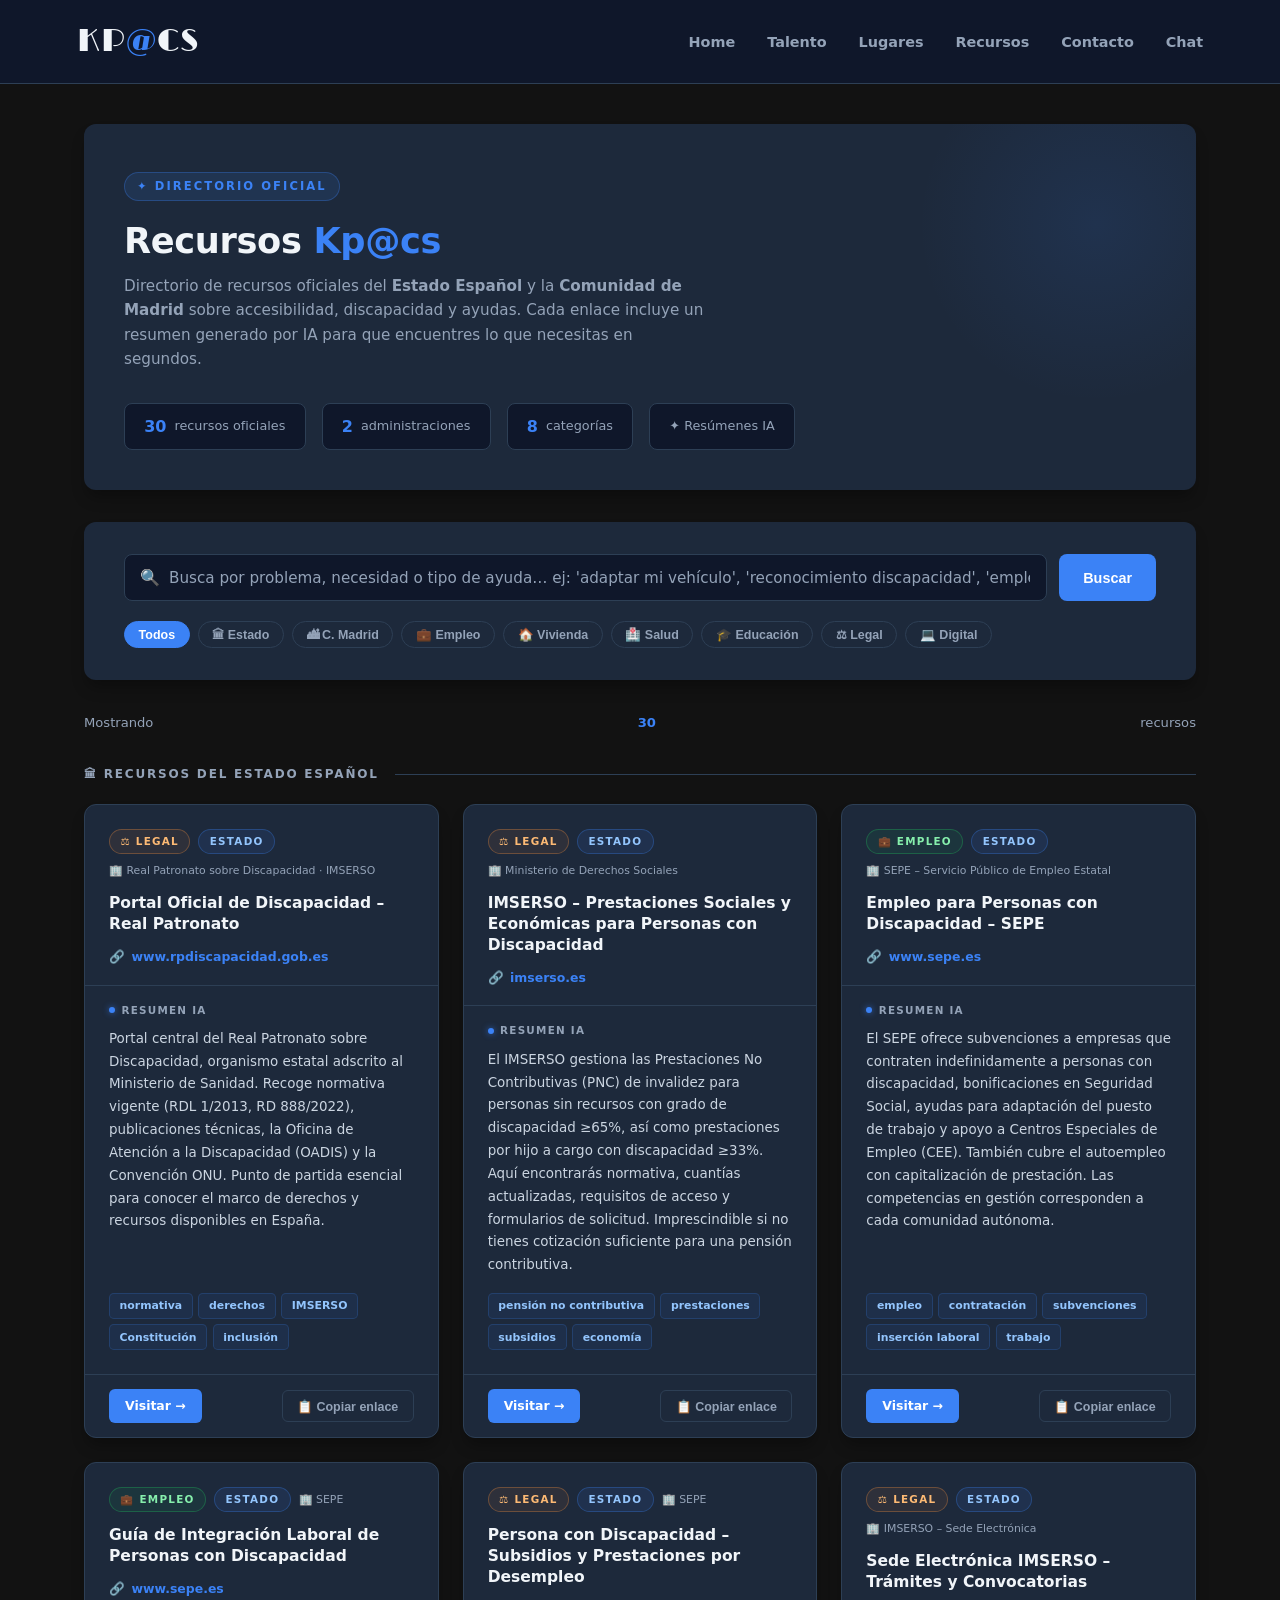
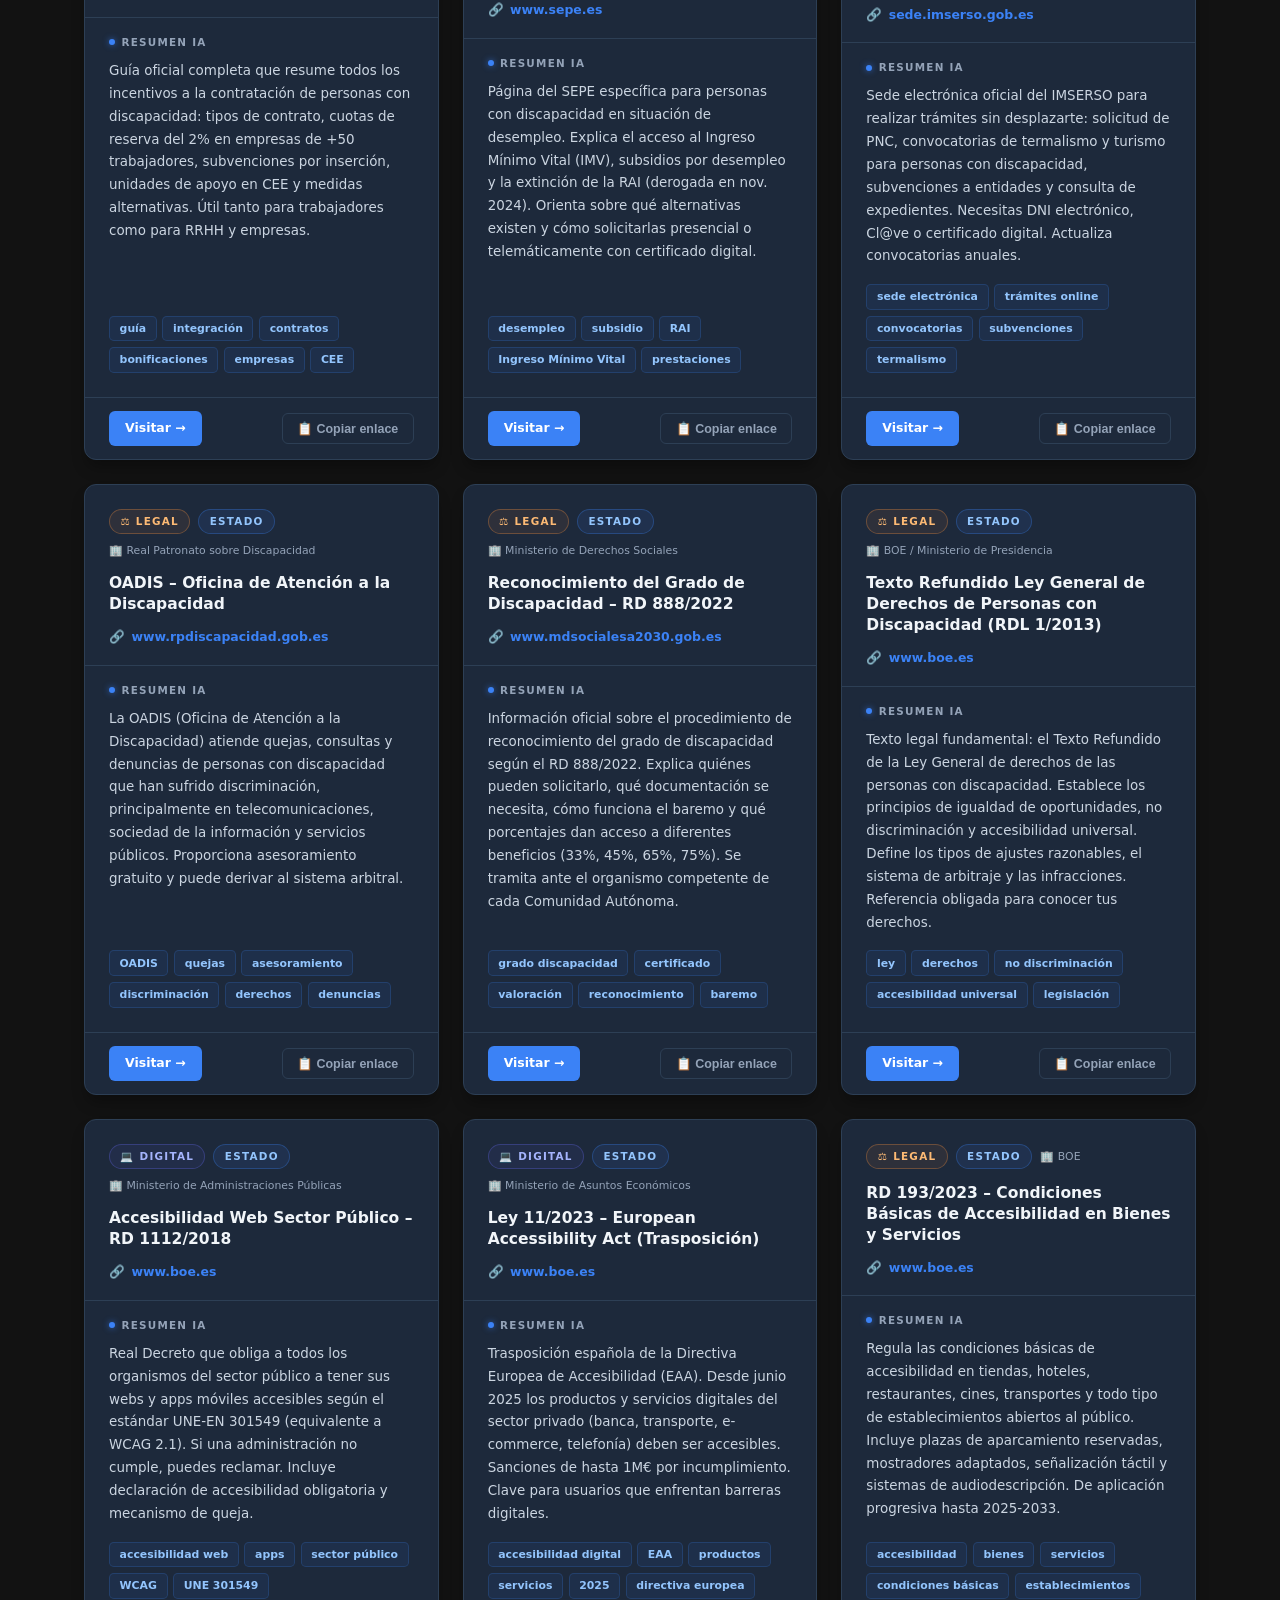
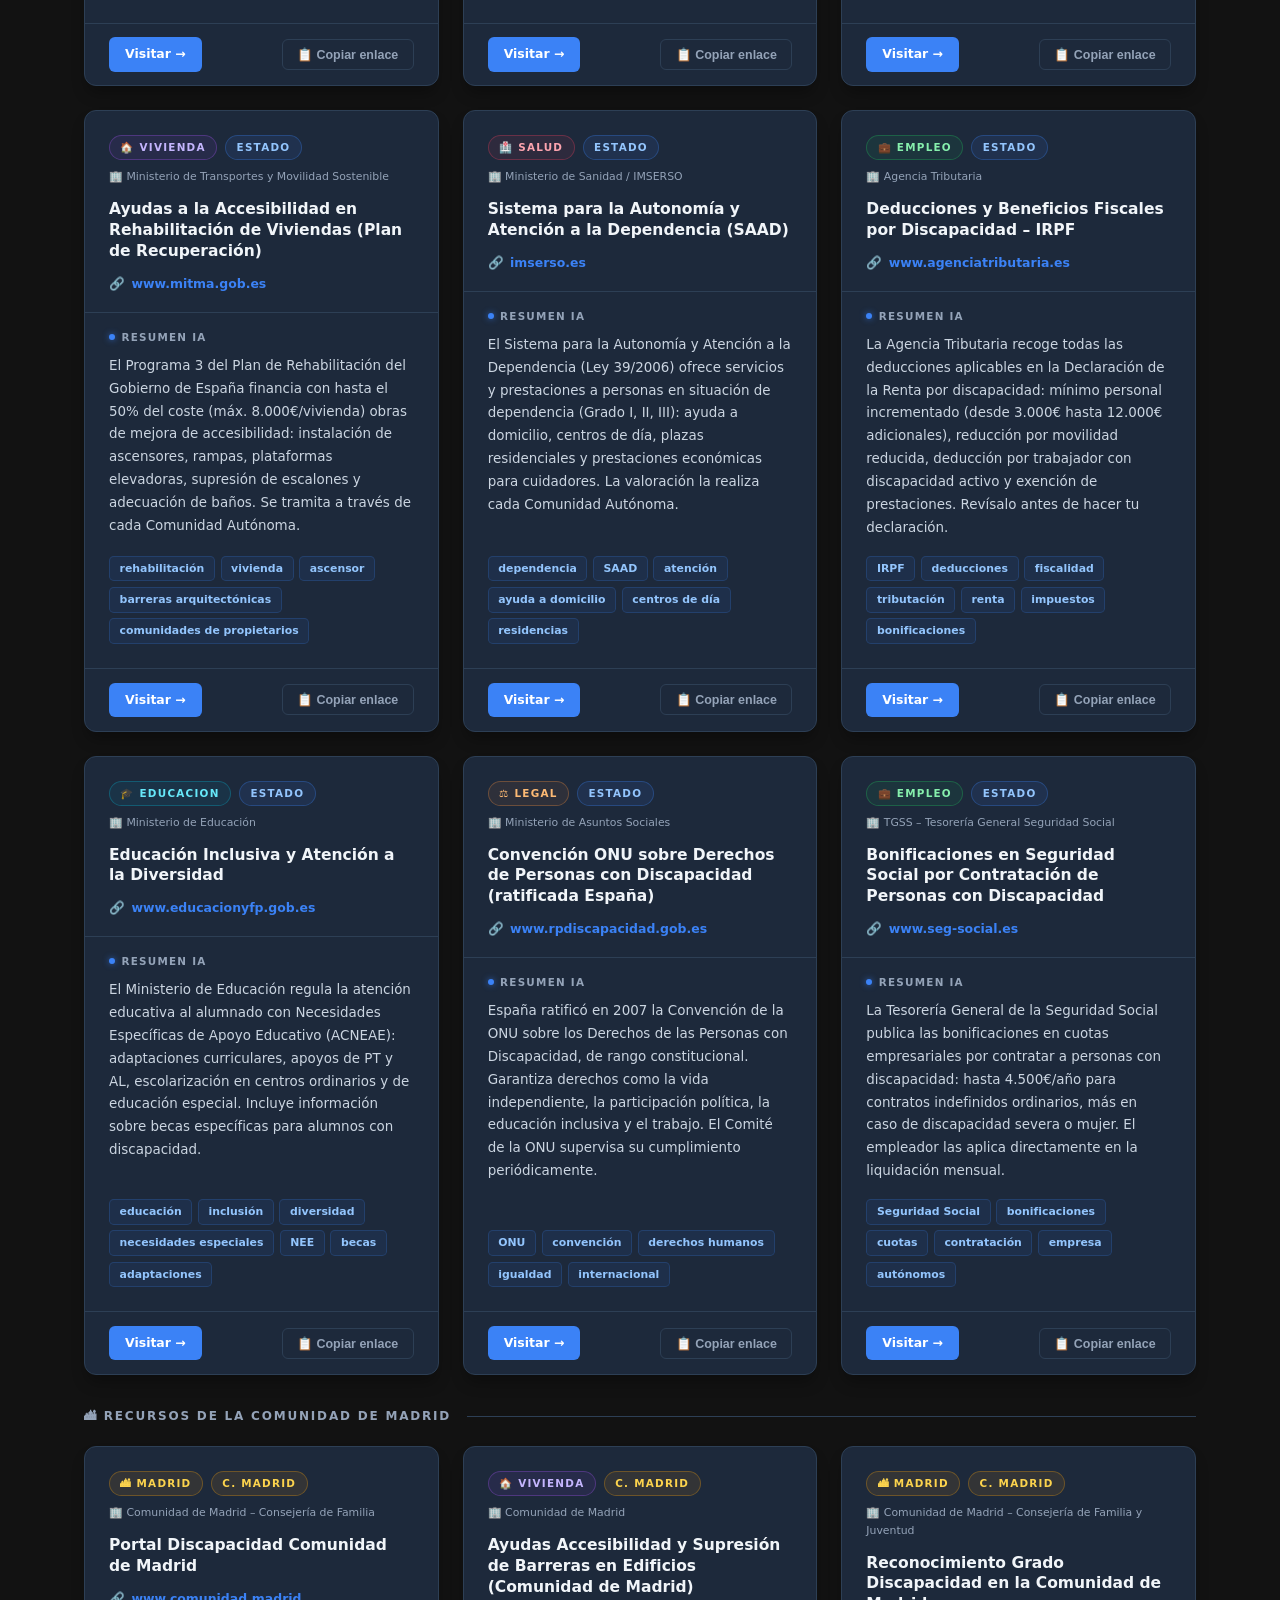
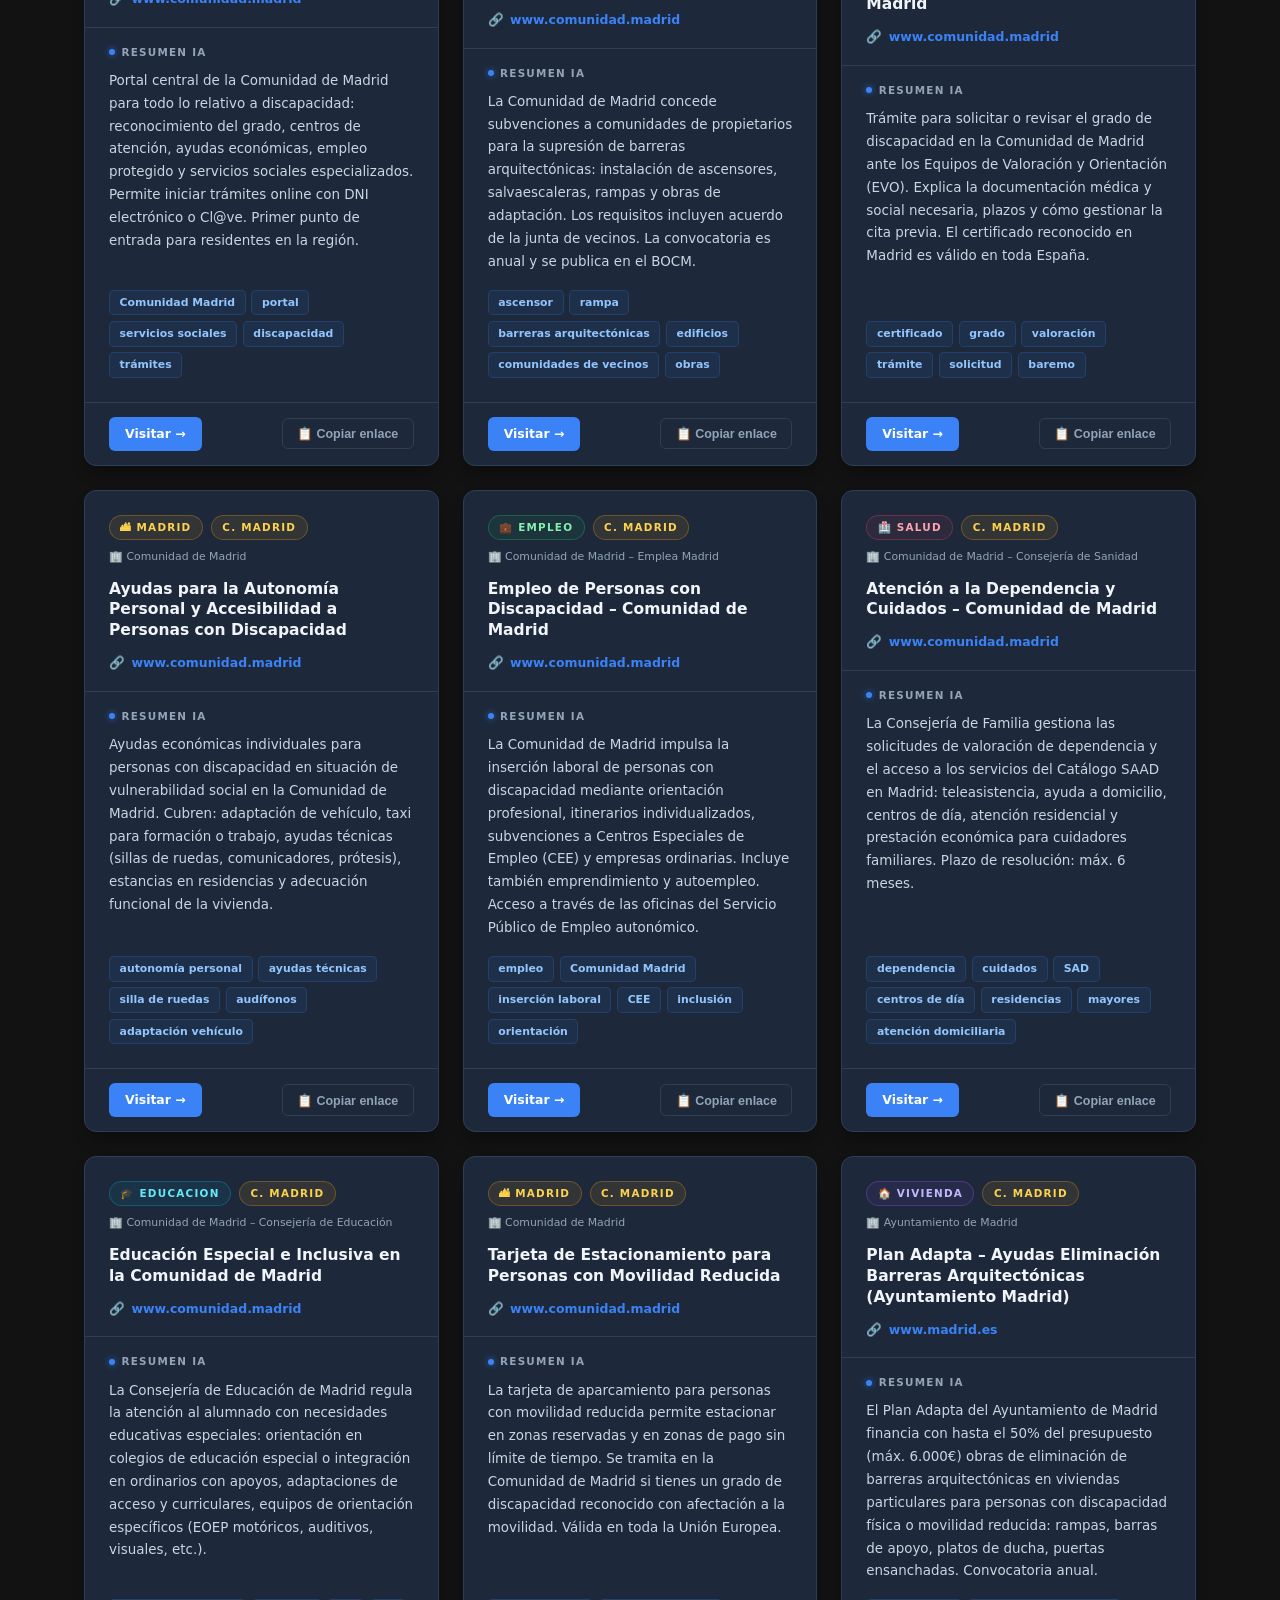
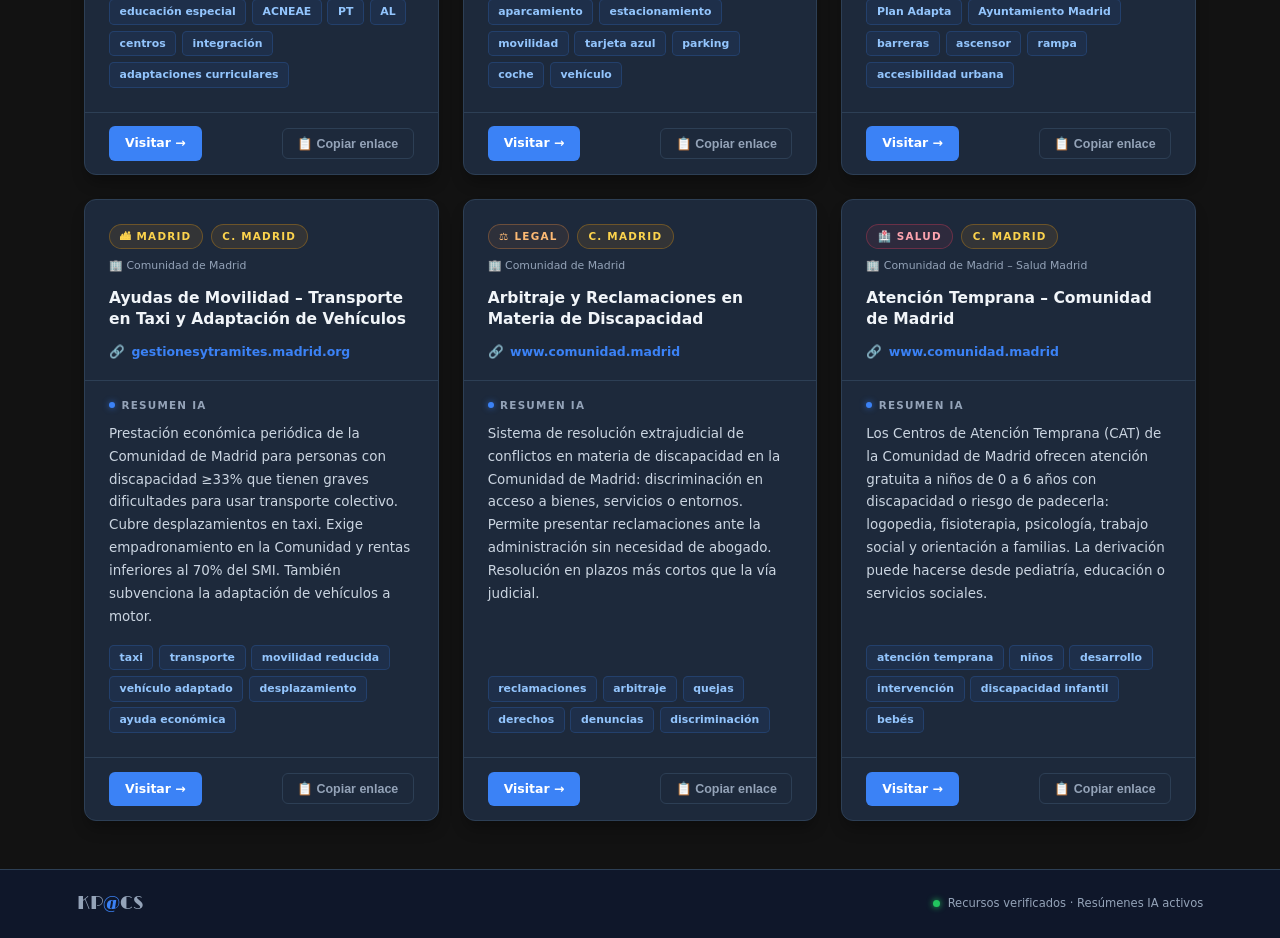
<file: recursos.html>
<!DOCTYPE html>
<html lang="es">

<head>
  <meta charset="UTF-8">
  <meta name="viewport" content="width=device-width, initial-scale=1.0">
  <title>Recursos Kp@cs – Accesibilidad y Ayudas</title>
  <link rel="preconnect" href="https://fonts.googleapis.com">
  <link rel="preconnect" href="https://fonts.gstatic.com" crossorigin>
  <link href="https://fonts.googleapis.com/css2?family=Limelight&display=swap" rel="stylesheet">
  <style>
    :root {
      --bg-main: #121212;
      --bg-card: #1d293b;
      --bg-deep: #0f172a;
      --text-main: #f1f5f9;
      --text-muted: #94a3b8;
      --primary: #3b82f6;
      --primary-dark: #2563eb;
      --primary-glow: rgba(59, 130, 246, 0.12);
      --border: #2d3f55;
      --radius: 0.75rem;
      --success: #22c55e;
      --warning: #f59e0b;
      --danger: #ef4444;
    }

    * {
      margin: 0;
      padding: 0;
      box-sizing: border-box;
    }

    body {
      font-family: 'Segoe UI', system-ui, sans-serif;
      background: var(--bg-main);
      color: var(--text-main);
      line-height: 1.6;
      min-height: 100vh;
    }

    /* ─── HEADER ─── */
    header {
      background: var(--bg-deep);
      padding: 1rem 6%;
      display: flex;
      justify-content: space-between;
      align-items: center;
      position: sticky;
      top: 0;
      z-index: 200;
      border-bottom: 1px solid var(--border);
    }

    .logo-area {
      font-family: "Limelight", sans-serif;
      font-size: 2rem;
      color: var(--text-main);
      letter-spacing: 0.03em;
    }

    .logo-area .at {
      color: var(--primary);
    }

    .nav-links {
      display: flex;
      list-style: none;
      gap: 2rem;
    }

    .nav-links a {
      text-decoration: none;
      color: var(--text-muted);
      font-weight: 600;
      font-size: 0.9rem;
      cursor: pointer;
      transition: color 0.2s;
    }

    .nav-links a:hover,
    .nav-links a.active {
      color: var(--primary);
    }

    /* ─── MAIN ─── */
    main {
      max-width: 72rem;
      margin: 2.5rem auto;
      padding: 0 1.25rem;
    }

    /* ─── HERO ─── */
    .hero-section {
      background: var(--bg-card);
      padding: 3rem 2.5rem 2.5rem;
      border-radius: var(--radius);
      margin-bottom: 2rem;
      box-shadow: 0 10px 15px -3px rgba(0, 0, 0, 0.3);
      position: relative;
      overflow: hidden;
    }

    .hero-section::before {
      content: '';
      position: absolute;
      top: -80px;
      right: -80px;
      width: 360px;
      height: 360px;
      background: radial-gradient(circle, rgba(59, 130, 246, 0.1) 0%, transparent 70%);
      pointer-events: none;
    }

    .section-tag {
      display: inline-block;
      font-size: 0.72rem;
      font-weight: 700;
      letter-spacing: 0.18em;
      text-transform: uppercase;
      color: var(--primary);
      background: var(--primary-glow);
      border: 1px solid rgba(59, 130, 246, 0.3);
      padding: 0.25rem 0.75rem;
      border-radius: 100px;
      margin-bottom: 1.2rem;
    }

    .hero-section h2 {
      font-size: 2.2rem;
      font-weight: 700;
      line-height: 1.2;
      margin-bottom: 0.75rem;
      letter-spacing: -0.01em;
    }

    .hero-section h2 span {
      color: var(--primary);
    }

    .hero-section p {
      color: var(--text-muted);
      max-width: 580px;
      font-size: 0.95rem;
    }

    /* ─── STATS ─── */
    .stats-row {
      display: flex;
      gap: 1rem;
      margin-top: 2rem;
      flex-wrap: wrap;
    }

    .stat-pill {
      background: var(--bg-deep);
      border: 1px solid var(--border);
      border-radius: 0.5rem;
      padding: 0.6rem 1.2rem;
      font-size: 0.8rem;
      color: var(--text-muted);
      display: flex;
      align-items: center;
      gap: 0.5rem;
    }

    .stat-pill strong {
      color: var(--primary);
      font-size: 1rem;
      font-weight: 800;
    }

    /* ─── SEARCH ─── */
    .search-section {
      background: var(--bg-card);
      padding: 2rem 2.5rem;
      border-radius: var(--radius);
      margin-bottom: 2rem;
      box-shadow: 0 10px 15px -3px rgba(0, 0, 0, 0.3);
    }

    .search-wrap {
      display: flex;
      gap: 0.75rem;
      align-items: stretch;
    }

    .search-input-wrap {
      flex: 1;
      position: relative;
    }

    .search-icon {
      position: absolute;
      left: 1rem;
      top: 50%;
      transform: translateY(-50%);
      color: var(--text-muted);
      font-size: 1rem;
      pointer-events: none;
    }

    #searchInput {
      width: 100%;
      padding: 0.85rem 1rem 0.85rem 2.75rem;
      background: var(--bg-deep);
      border: 1px solid var(--border);
      border-radius: 0.5rem;
      color: var(--text-main);
      font-family: inherit;
      font-size: 0.95rem;
      outline: none;
      transition: border-color 0.2s;
    }

    #searchInput:focus {
      border-color: var(--primary);
    }

    #searchInput::placeholder {
      color: var(--text-muted);
    }

    .btn-kpc {
      background: var(--primary);
      color: white;
      border: none;
      padding: 0.85rem 1.5rem;
      border-radius: 0.5rem;
      cursor: pointer;
      font-weight: 700;
      font-size: 0.9rem;
      transition: background 0.2s, transform 0.15s;
      white-space: nowrap;
    }

    .btn-kpc:hover {
      background: var(--primary-dark);
      transform: translateY(-1px);
    }

    /* Filter chips */
    .filter-chips {
      display: flex;
      gap: 0.5rem;
      flex-wrap: wrap;
      margin-top: 1.25rem;
    }

    .chip {
      padding: 0.3rem 0.85rem;
      border-radius: 100px;
      border: 1px solid var(--border);
      background: transparent;
      color: var(--text-muted);
      font-size: 0.78rem;
      font-weight: 600;
      cursor: pointer;
      transition: all 0.2s;
    }

    .chip:hover {
      border-color: var(--primary);
      color: var(--primary);
    }

    .chip.active {
      background: var(--primary);
      border-color: var(--primary);
      color: white;
    }

    /* ─── RESULTS COUNT ─── */
    .results-meta {
      font-size: 0.82rem;
      color: var(--text-muted);
      margin-bottom: 1rem;
      display: flex;
      align-items: center;
      justify-content: space-between;
    }

    .results-meta strong {
      color: var(--primary);
    }

    /* ─── NO RESULTS ─── */
    #noResults {
      background: var(--bg-card);
      border: 1px dashed var(--border);
      border-radius: var(--radius);
      padding: 3rem 2rem;
      text-align: center;
      color: var(--text-muted);
      display: none;
    }

    #noResults .no-icon {
      font-size: 2rem;
      margin-bottom: 0.75rem;
    }

    /* ─── RESOURCE GRID ─── */
    .resources-grid {
      display: grid;
      grid-template-columns: repeat(auto-fill, minmax(340px, 1fr));
      gap: 1.5rem;
    }

    /* ─── RESOURCE CARD ─── */
    .res-card {
      background: var(--bg-card);
      border: 1px solid var(--border);
      border-radius: var(--radius);
      box-shadow: 0 10px 15px -3px rgba(0, 0, 0, 0.3);
      display: flex;
      flex-direction: column;
      transition: border-color 0.25s, transform 0.2s, box-shadow 0.2s;
      overflow: hidden;
    }

    .res-card:hover {
      border-color: rgba(59, 130, 246, 0.45);
      transform: translateY(-3px);
      box-shadow: 0 20px 30px -5px rgba(0, 0, 0, 0.4);
    }

    .card-top {
      padding: 1.5rem 1.5rem 1rem;
      border-bottom: 1px solid var(--border);
    }

    .card-meta {
      display: flex;
      align-items: center;
      gap: 0.5rem;
      margin-bottom: 0.85rem;
      flex-wrap: wrap;
    }

    .cat-badge {
      font-size: 0.65rem;
      font-weight: 700;
      letter-spacing: 0.12em;
      text-transform: uppercase;
      padding: 0.2rem 0.65rem;
      border-radius: 100px;
      border: 1px solid transparent;
    }

    .cat-badge.estado {
      background: rgba(59, 130, 246, 0.1);
      border-color: rgba(59, 130, 246, 0.3);
      color: #93c5fd;
    }

    .cat-badge.madrid {
      background: rgba(245, 158, 11, 0.1);
      border-color: rgba(245, 158, 11, 0.3);
      color: #fcd34d;
    }

    .cat-badge.empleo {
      background: rgba(34, 197, 94, 0.08);
      border-color: rgba(34, 197, 94, 0.3);
      color: #86efac;
    }

    .cat-badge.vivienda {
      background: rgba(168, 85, 247, 0.08);
      border-color: rgba(168, 85, 247, 0.3);
      color: #c4b5fd;
    }

    .cat-badge.salud {
      background: rgba(244, 63, 94, 0.08);
      border-color: rgba(244, 63, 94, 0.3);
      color: #fda4af;
    }

    .cat-badge.educacion {
      background: rgba(6, 182, 212, 0.08);
      border-color: rgba(6, 182, 212, 0.3);
      color: #67e8f9;
    }

    .cat-badge.legal {
      background: rgba(251, 146, 60, 0.08);
      border-color: rgba(251, 146, 60, 0.3);
      color: #fdba74;
    }

    .cat-badge.digital {
      background: rgba(99, 102, 241, 0.08);
      border-color: rgba(99, 102, 241, 0.3);
      color: #a5b4fc;
    }

    .org-label {
      font-size: 0.68rem;
      color: var(--text-muted);
      display: flex;
      align-items: center;
      gap: 0.3rem;
    }

    .card-title {
      font-size: 0.97rem;
      font-weight: 700;
      line-height: 1.35;
      margin-bottom: 0.5rem;
      color: var(--text-main);
    }

    .card-link {
      display: inline-flex;
      align-items: center;
      gap: 0.4rem;
      font-size: 0.78rem;
      color: var(--primary);
      text-decoration: none;
      font-weight: 600;
      transition: color 0.2s;
      word-break: break-all;
    }

    .card-link:hover {
      color: #93c5fd;
    }

    .card-link .ext-icon {
      flex-shrink: 0;
    }

    /* AI Summary */
    .card-body {
      padding: 1rem 1.5rem 1.5rem;
      flex: 1;
      display: flex;
      flex-direction: column;
    }

    .ai-label {
      font-size: 0.65rem;
      font-weight: 700;
      text-transform: uppercase;
      letter-spacing: 0.12em;
      color: var(--text-muted);
      display: flex;
      align-items: center;
      gap: 0.4rem;
      margin-bottom: 0.6rem;
    }

    .ai-dot {
      width: 6px;
      height: 6px;
      border-radius: 50%;
      background: var(--primary);
      box-shadow: 0 0 6px rgba(59, 130, 246, 0.7);
      animation: blink 2s infinite;
    }

    @keyframes blink {

      0%,
      100% {
        opacity: 1
      }

      50% {
        opacity: 0.4
      }
    }

    .ai-summary {
      font-size: 0.84rem;
      color: #cbd5e1;
      line-height: 1.7;
      margin-bottom: 1rem;
      flex: 1;
    }

    .ai-summary.loading {
      color: var(--text-muted);
      font-style: italic;
    }

    /* Tags */
    .res-tags {
      display: flex;
      flex-wrap: wrap;
      gap: 0.35rem;
    }

    .res-tag {
      font-size: 0.68rem;
      font-weight: 600;
      padding: 0.2rem 0.6rem;
      border-radius: 0.3rem;
      background: rgba(59, 130, 246, 0.08);
      border: 1px solid rgba(59, 130, 246, 0.2);
      color: #93c5fd;
    }

    /* Card footer */
    .card-footer {
      padding: 0.85rem 1.5rem;
      border-top: 1px solid var(--border);
      display: flex;
      align-items: center;
      justify-content: space-between;
    }

    .visit-btn {
      display: inline-flex;
      align-items: center;
      gap: 0.4rem;
      background: var(--primary);
      color: white;
      text-decoration: none;
      padding: 0.45rem 1rem;
      border-radius: 0.375rem;
      font-weight: 700;
      font-size: 0.78rem;
      transition: background 0.2s;
    }

    .visit-btn:hover {
      background: var(--primary-dark);
    }

    .share-btn {
      background: transparent;
      border: 1px solid var(--border);
      color: var(--text-muted);
      padding: 0.45rem 0.9rem;
      border-radius: 0.375rem;
      font-size: 0.78rem;
      font-weight: 600;
      cursor: pointer;
      transition: all 0.2s;
    }

    .share-btn:hover {
      border-color: var(--primary);
      color: var(--primary);
    }

    /* ─── SECTION DIVIDER ─── */
    .section-divider {
      display: flex;
      align-items: center;
      gap: 1rem;
      margin: 2rem 0 1.25rem;
    }

    .div-label {
      font-size: 0.75rem;
      font-weight: 700;
      text-transform: uppercase;
      letter-spacing: 0.15em;
      color: var(--text-muted);
      white-space: nowrap;
      display: flex;
      align-items: center;
      gap: 0.5rem;
    }

    .div-line {
      flex: 1;
      height: 1px;
      background: var(--border);
    }

    /* ─── FOOTER ─── */
    footer {
      background: var(--bg-deep);
      padding: 1.25rem 6%;
      border-top: 1px solid var(--border);
      display: flex;
      align-items: center;
      justify-content: space-between;
      margin-top: 3rem;
    }

    .footer-logo {
      font-family: "Limelight", sans-serif;
      font-size: 1.1rem;
      color: var(--text-muted);
    }

    .footer-logo span {
      color: var(--primary);
    }

    .footer-tag {
      font-size: 0.72rem;
      color: var(--text-muted);
      display: flex;
      align-items: center;
      gap: 0.5rem;
    }

    .live-dot {
      width: 7px;
      height: 7px;
      border-radius: 50%;
      background: var(--success);
      box-shadow: 0 0 6px #22c55e;
      animation: blink 2s infinite;
    }

    /* ─── TOAST ─── */
    .toast {
      position: fixed;
      bottom: 2rem;
      right: 2rem;
      background: var(--bg-card);
      border: 1px solid rgba(59, 130, 246, 0.4);
      border-radius: 0.75rem;
      padding: 0.85rem 1.25rem;
      font-size: 0.82rem;
      color: var(--text-main);
      box-shadow: 0 10px 30px rgba(0, 0, 0, 0.4);
      z-index: 9999;
      transform: translateY(80px);
      opacity: 0;
      transition: all 0.3s ease;
      pointer-events: none;
    }

    .toast.show {
      transform: translateY(0);
      opacity: 1;
    }

    /* ─── SKELETON ─── */
    .skeleton {
      background: linear-gradient(90deg, var(--bg-deep) 25%, rgba(45, 63, 85, 0.5) 50%, var(--bg-deep) 75%);
      background-size: 200% 100%;
      animation: shimmer 1.5s infinite;
      border-radius: 4px;
      height: 0.85rem;
      margin-bottom: 0.4rem;
    }

    @keyframes shimmer {
      from {
        background-position: 200% 0
      }

      to {
        background-position: -200% 0
      }
    }

    .skeleton:last-child {
      width: 70%;
    }

    @media(max-width:700px) {
      header {
        padding: 1rem 5%;
      }

      .nav-links {
        gap: 1rem;
      }

      .hero-section,
      .search-section {
        padding: 1.5rem;
      }

      .resources-grid {
        grid-template-columns: 1fr;
      }

      .search-wrap {
        flex-direction: column;
      }
    }
  </style>
</head>

<body>

  <!-- HEADER -->
  <header>
    <div class="logo-area">KP<span class="at">@</span>CS</div>
    <nav>
      <ul class="nav-links">
        <li><a href="index.html">Home</a></li>
        <li><a href="talento.html">Talento</a></li>
        <li><a href="lugares.html">Lugares</a></li>
        <li><a href="#">Recursos</a></li>
        <li><a href="contacto.html" id="nav-contact">Contacto</a></li>
        <li><a href="chat.html">Chat</a></li>
      </ul>
    </nav>
  </header>

  <main>

    <!-- HERO -->
    <section class="hero-section">
      <span class="section-tag">✦ Directorio Oficial</span>
      <h2>Recursos <span>Kp@cs</span></h2>
      <p>Directorio de recursos oficiales del <strong>Estado Español</strong> y la <strong>Comunidad de Madrid</strong>
        sobre accesibilidad, discapacidad y ayudas. Cada enlace incluye un resumen generado por IA para que encuentres
        lo que necesitas en segundos.</p>
      <div class="stats-row">
        <div class="stat-pill"><strong id="totalCount">—</strong> recursos oficiales</div>
        <div class="stat-pill"><strong>2</strong> administraciones</div>
        <div class="stat-pill"><strong>8</strong> categorías</div>
        <div class="stat-pill">✦ Resúmenes IA</div>
      </div>
    </section>

    <!-- SEARCH -->
    <section class="search-section">
      <div class="search-wrap">
        <div class="search-input-wrap">
          <span class="search-icon">🔍</span>
          <input type="text" id="searchInput"
            placeholder="Busca por problema, necesidad o tipo de ayuda… ej: 'adaptar mi vehículo', 'reconocimiento discapacidad', 'empleo'">
        </div>
        <button class="btn-kpc" onclick="doSearch()">Buscar</button>
      </div>
      <div class="filter-chips" id="filterChips">
        <button class="chip active" data-filter="all">Todos</button>
        <button class="chip" data-filter="estado">🏛 Estado</button>
        <button class="chip" data-filter="madrid">🏙 C. Madrid</button>
        <button class="chip" data-filter="empleo">💼 Empleo</button>
        <button class="chip" data-filter="vivienda">🏠 Vivienda</button>
        <button class="chip" data-filter="salud">🏥 Salud</button>
        <button class="chip" data-filter="educacion">🎓 Educación</button>
        <button class="chip" data-filter="legal">⚖ Legal</button>
        <button class="chip" data-filter="digital">💻 Digital</button>
      </div>
    </section>

    <!-- RESULTS META -->
    <div class="results-meta" id="resultsMeta">
      Mostrando <strong id="shownCount">—</strong> recursos
    </div>

    <!-- NO RESULTS -->
    <div id="noResults">
      <div class="no-icon">🔎</div>
      <p>No se encontraron recursos para esa búsqueda.</p>
      <p style="font-size:0.8rem;margin-top:0.4rem;">Prueba con: <em>discapacidad, movilidad, empleo, vivienda, pensión,
          certificado…</em></p>
    </div>

    <!-- RESOURCES CONTAINER -->
    <div id="resourcesContainer"></div>

  </main>

  <footer>
    <div class="footer-logo">KP<span>@</span>CS</div>
    <div class="footer-tag">
      <span class="live-dot"></span>
      Recursos verificados · Resúmenes IA activos
    </div>
  </footer>

  <div class="toast" id="toast"></div>

  <script>
    // ══════════════════════════════════════════════════════════
    //  RESOURCE DATABASE
    // ══════════════════════════════════════════════════════════
    const RESOURCES = [
      // ── ESTADO GENERAL ──
      {
        id: 1, scope: 'estado', cat: 'legal',
        org: 'Real Patronato sobre Discapacidad · IMSERSO',
        title: 'Portal Oficial de Discapacidad – Real Patronato',
        url: 'https://www.rpdiscapacidad.gob.es',
        tags: ['normativa', 'derechos', 'IMSERSO', 'Constitución', 'inclusión'],
        aiKey: 'rpdiscapacidad'
      },
      {
        id: 2, scope: 'estado', cat: 'legal',
        org: 'Ministerio de Derechos Sociales',
        title: 'IMSERSO – Prestaciones Sociales y Económicas para Personas con Discapacidad',
        url: 'https://imserso.es/pnc-prestaciones-subvenciones/prestaciones-sociales-economicas-personas-discapacidad',
        tags: ['pensión no contributiva', 'prestaciones', 'subsidios', 'economía'],
        aiKey: 'imserso_prestaciones'
      },
      {
        id: 3, scope: 'estado', cat: 'empleo',
        org: 'SEPE – Servicio Público de Empleo Estatal',
        title: 'Empleo para Personas con Discapacidad – SEPE',
        url: 'https://www.sepe.es/HomeSepe/encontrar-trabajo/empleo-para-personas-con-discapacidad.html',
        tags: ['empleo', 'contratación', 'subvenciones', 'inserción laboral', 'trabajo'],
        aiKey: 'sepe_empleo'
      },
      {
        id: 4, scope: 'estado', cat: 'empleo',
        org: 'SEPE',
        title: 'Guía de Integración Laboral de Personas con Discapacidad',
        url: 'https://www.sepe.es/HomeSepe/es/que-es-el-sepe/comunicacion-institucional/publicaciones/publicaciones-oficiales/listado-pub-empleo/integracion-laboral-discapacidad/guia-integracion-laboral-personas-discapacidad.html',
        tags: ['guía', 'integración', 'contratos', 'bonificaciones', 'empresas', 'CEE'],
        aiKey: 'sepe_guia'
      },
      {
        id: 5, scope: 'estado', cat: 'legal',
        org: 'SEPE',
        title: 'Persona con Discapacidad – Subsidios y Prestaciones por Desempleo',
        url: 'https://www.sepe.es/contenidos/personas/prestaciones/persona_con_discapacidad.html',
        tags: ['desempleo', 'subsidio', 'RAI', 'Ingreso Mínimo Vital', 'prestaciones'],
        aiKey: 'sepe_prestaciones'
      },
      {
        id: 6, scope: 'estado', cat: 'legal',
        org: 'IMSERSO – Sede Electrónica',
        title: 'Sede Electrónica IMSERSO – Trámites y Convocatorias',
        url: 'https://sede.imserso.gob.es/',
        tags: ['sede electrónica', 'trámites online', 'convocatorias', 'subvenciones', 'termalismo'],
        aiKey: 'imserso_sede'
      },
      {
        id: 7, scope: 'estado', cat: 'legal',
        org: 'Real Patronato sobre Discapacidad',
        title: 'OADIS – Oficina de Atención a la Discapacidad',
        url: 'https://www.rpdiscapacidad.gob.es/oadis/oadis.htm',
        tags: ['OADIS', 'quejas', 'asesoramiento', 'discriminación', 'derechos', 'denuncias'],
        aiKey: 'oadis'
      },
      {
        id: 8, scope: 'estado', cat: 'legal',
        org: 'Ministerio de Derechos Sociales',
        title: 'Reconocimiento del Grado de Discapacidad – RD 888/2022',
        url: 'https://www.mdsocialesa2030.gob.es/derechos-sociales/discapacidad/reconocimiento-del-grado-de-discapacidad.htm',
        tags: ['grado discapacidad', 'certificado', 'valoración', 'reconocimiento', 'baremo'],
        aiKey: 'grado_discapacidad'
      },
      {
        id: 9, scope: 'estado', cat: 'legal',
        org: 'BOE / Ministerio de Presidencia',
        title: 'Texto Refundido Ley General de Derechos de Personas con Discapacidad (RDL 1/2013)',
        url: 'https://www.boe.es/buscar/act.php?id=BOE-A-2013-12632',
        tags: ['ley', 'derechos', 'no discriminación', 'accesibilidad universal', 'legislación'],
        aiKey: 'rdl_2013'
      },
      {
        id: 10, scope: 'estado', cat: 'digital',
        org: 'Ministerio de Administraciones Públicas',
        title: 'Accesibilidad Web Sector Público – RD 1112/2018',
        url: 'https://www.boe.es/buscar/act.php?id=BOE-A-2018-12699',
        tags: ['accesibilidad web', 'apps', 'sector público', 'WCAG', 'UNE 301549'],
        aiKey: 'rd_1112'
      },
      {
        id: 11, scope: 'estado', cat: 'digital',
        org: 'Ministerio de Asuntos Económicos',
        title: 'Ley 11/2023 – European Accessibility Act (Trasposición)',
        url: 'https://www.boe.es/buscar/act.php?id=BOE-A-2023-10482',
        tags: ['accesibilidad digital', 'EAA', 'productos', 'servicios', '2025', 'directiva europea'],
        aiKey: 'ley_11_2023'
      },
      {
        id: 12, scope: 'estado', cat: 'legal',
        org: 'BOE',
        title: 'RD 193/2023 – Condiciones Básicas de Accesibilidad en Bienes y Servicios',
        url: 'https://www.boe.es/buscar/act.php?id=BOE-A-2023-7417',
        tags: ['accesibilidad', 'bienes', 'servicios', 'condiciones básicas', 'establecimientos'],
        aiKey: 'rd_193'
      },
      {
        id: 13, scope: 'estado', cat: 'vivienda',
        org: 'Ministerio de Transportes y Movilidad Sostenible',
        title: 'Ayudas a la Accesibilidad en Rehabilitación de Viviendas (Plan de Recuperación)',
        url: 'https://www.mitma.gob.es/vivienda/plan-de-recuperacion/programa-3-ayudas-a-la-rehabilitacion',
        tags: ['rehabilitación', 'vivienda', 'ascensor', 'barreras arquitectónicas', 'comunidades de propietarios'],
        aiKey: 'ayudas_vivienda'
      },
      {
        id: 14, scope: 'estado', cat: 'salud',
        org: 'Ministerio de Sanidad / IMSERSO',
        title: 'Sistema para la Autonomía y Atención a la Dependencia (SAAD)',
        url: 'https://imserso.es/imserso/autonomia/saad',
        tags: ['dependencia', 'SAAD', 'atención', 'ayuda a domicilio', 'centros de día', 'residencias'],
        aiKey: 'saad'
      },
      {
        id: 15, scope: 'estado', cat: 'empleo',
        org: 'Agencia Tributaria',
        title: 'Deducciones y Beneficios Fiscales por Discapacidad – IRPF',
        url: 'https://www.agenciatributaria.es/AEAT.internet/Inicio/La_Agencia_Tributaria/Campanas/Renta/Renta_2023/Informacion_del_programa/La_discapacidad_en_el_IRPF.shtml',
        tags: ['IRPF', 'deducciones', 'fiscalidad', 'tributación', 'renta', 'impuestos', 'bonificaciones'],
        aiKey: 'irpf_discapacidad'
      },
      {
        id: 16, scope: 'estado', cat: 'educacion',
        org: 'Ministerio de Educación',
        title: 'Educación Inclusiva y Atención a la Diversidad',
        url: 'https://www.educacionyfp.gob.es/educacion/sistema-educativo/principios-fines/inclusion-educativa.html',
        tags: ['educación', 'inclusión', 'diversidad', 'necesidades especiales', 'NEE', 'becas', 'adaptaciones'],
        aiKey: 'edu_inclusion'
      },
      {
        id: 17, scope: 'estado', cat: 'legal',
        org: 'Ministerio de Asuntos Sociales',
        title: 'Convención ONU sobre Derechos de Personas con Discapacidad (ratificada España)',
        url: 'https://www.rpdiscapacidad.gob.es/discapacidad-derechos-humanos/convencion-de-la-onu.htm',
        tags: ['ONU', 'convención', 'derechos humanos', 'igualdad', 'internacional'],
        aiKey: 'onu_convencion'
      },
      {
        id: 18, scope: 'estado', cat: 'empleo',
        org: 'TGSS – Tesorería General Seguridad Social',
        title: 'Bonificaciones en Seguridad Social por Contratación de Personas con Discapacidad',
        url: 'https://www.seg-social.es/wps/portal/wss/internet/Trabajadores/Afiliacion/10549/10765',
        tags: ['Seguridad Social', 'bonificaciones', 'cuotas', 'contratación', 'empresa', 'autónomos'],
        aiKey: 'ss_bonificaciones'
      },

      // ── COMUNIDAD DE MADRID ──
      {
        id: 19, scope: 'madrid', cat: 'madrid',
        org: 'Comunidad de Madrid – Consejería de Familia',
        title: 'Portal Discapacidad Comunidad de Madrid',
        url: 'https://www.comunidad.madrid/servicios/asuntos-sociales/discapacidad',
        tags: ['Comunidad Madrid', 'portal', 'servicios sociales', 'discapacidad', 'trámites'],
        aiKey: 'cm_portal'
      },
      {
        id: 20, scope: 'madrid', cat: 'vivienda',
        org: 'Comunidad de Madrid',
        title: 'Ayudas Accesibilidad y Supresión de Barreras en Edificios (Comunidad de Madrid)',
        url: 'https://www.comunidad.madrid/servicios/urbanismo-vivienda/ayudas-rehabilitacion-edificios',
        tags: ['ascensor', 'rampa', 'barreras arquitectónicas', 'edificios', 'comunidades de vecinos', 'obras'],
        aiKey: 'cm_barreras'
      },
      {
        id: 21, scope: 'madrid', cat: 'madrid',
        org: 'Comunidad de Madrid – Consejería de Familia y Juventud',
        title: 'Reconocimiento Grado Discapacidad en la Comunidad de Madrid',
        url: 'https://www.comunidad.madrid/servicios/asuntos-sociales/reconocimiento-grado-discapacidad',
        tags: ['certificado', 'grado', 'valoración', 'trámite', 'solicitud', 'baremo'],
        aiKey: 'cm_grado'
      },
      {
        id: 22, scope: 'madrid', cat: 'madrid',
        org: 'Comunidad de Madrid',
        title: 'Ayudas para la Autonomía Personal y Accesibilidad a Personas con Discapacidad',
        url: 'https://www.comunidad.madrid/servicios/asuntos-sociales/ayudas-autonomia-personal-accesibilidad-personas-discapacidad',
        tags: ['autonomía personal', 'ayudas técnicas', 'silla de ruedas', 'audífonos', 'adaptación vehículo'],
        aiKey: 'cm_autonomia'
      },
      {
        id: 23, scope: 'madrid', cat: 'empleo',
        org: 'Comunidad de Madrid – Emplea Madrid',
        title: 'Empleo de Personas con Discapacidad – Comunidad de Madrid',
        url: 'https://www.comunidad.madrid/servicios/empleo/empleo-personas-discapacidad',
        tags: ['empleo', 'Comunidad Madrid', 'inserción laboral', 'CEE', 'inclusión', 'orientación'],
        aiKey: 'cm_empleo'
      },
      {
        id: 24, scope: 'madrid', cat: 'salud',
        org: 'Comunidad de Madrid – Consejería de Sanidad',
        title: 'Atención a la Dependencia y Cuidados – Comunidad de Madrid',
        url: 'https://www.comunidad.madrid/servicios/asuntos-sociales/dependencia',
        tags: ['dependencia', 'cuidados', 'SAD', 'centros de día', 'residencias', 'mayores', 'atención domiciliaria'],
        aiKey: 'cm_dependencia'
      },
      {
        id: 25, scope: 'madrid', cat: 'educacion',
        org: 'Comunidad de Madrid – Consejería de Educación',
        title: 'Educación Especial e Inclusiva en la Comunidad de Madrid',
        url: 'https://www.comunidad.madrid/servicios/educacion/educacion-especial',
        tags: ['educación especial', 'ACNEAE', 'PT', 'AL', 'centros', 'integración', 'adaptaciones curriculares'],
        aiKey: 'cm_educacion'
      },
      {
        id: 26, scope: 'madrid', cat: 'madrid',
        org: 'Comunidad de Madrid',
        title: 'Tarjeta de Estacionamiento para Personas con Movilidad Reducida',
        url: 'https://www.comunidad.madrid/servicios/transporte/tarjeta-estacionamiento-personas-movilidad-reducida',
        tags: ['aparcamiento', 'estacionamiento', 'movilidad', 'tarjeta azul', 'parking', 'coche', 'vehículo'],
        aiKey: 'cm_tarjeta'
      },
      {
        id: 27, scope: 'madrid', cat: 'vivienda',
        org: 'Ayuntamiento de Madrid',
        title: 'Plan Adapta – Ayudas Eliminación Barreras Arquitectónicas (Ayuntamiento Madrid)',
        url: 'https://www.madrid.es/portales/munimadrid/es/Inicio/Vivienda-y-urbanismo/Obras-y-proyectos/Plan-Adapta/?vgnextfmt=default&vgnextoid=2f3b00f62a6d9710VgnVCM2000001f4a900aRCRD&vgnextchannel=0e0fe0346e85a510VgnVCM1000000b205a0aRCRD',
        tags: ['Plan Adapta', 'Ayuntamiento Madrid', 'barreras', 'ascensor', 'rampa', 'accesibilidad urbana'],
        aiKey: 'adapta'
      },
      {
        id: 28, scope: 'madrid', cat: 'madrid',
        org: 'Comunidad de Madrid',
        title: 'Ayudas de Movilidad – Transporte en Taxi y Adaptación de Vehículos',
        url: 'https://gestionesytramites.madrid.org/cs/Satellite?c=CM_ConvocaPrestac_FA&cid=1109168957164&noMostrarML=true&pageid=1255430110099&pagename=ServiciosAE%2FCM_ConvocaPrestac_FA%2FPSAE_fichaConvocaPrestac&vest=1255430110099',
        tags: ['taxi', 'transporte', 'movilidad reducida', 'vehículo adaptado', 'desplazamiento', 'ayuda económica'],
        aiKey: 'cm_movilidad'
      },
      {
        id: 29, scope: 'madrid', cat: 'legal',
        org: 'Comunidad de Madrid',
        title: 'Arbitraje y Reclamaciones en Materia de Discapacidad',
        url: 'https://www.comunidad.madrid/servicios/asuntos-sociales/arbitraje-reclamaciones-discapacidad',
        tags: ['reclamaciones', 'arbitraje', 'quejas', 'derechos', 'denuncias', 'discriminación'],
        aiKey: 'cm_arbitraje'
      },
      {
        id: 30, scope: 'madrid', cat: 'salud',
        org: 'Comunidad de Madrid – Salud Madrid',
        title: 'Atención Temprana – Comunidad de Madrid',
        url: 'https://www.comunidad.madrid/servicios/asuntos-sociales/atencion-temprana',
        tags: ['atención temprana', 'niños', 'desarrollo', 'intervención', 'discapacidad infantil', 'bebés'],
        aiKey: 'cm_temprana'
      }
    ];

    // ══════════════════════════════════════════════════════════
    //  AI SUMMARIES (pre-generated, no API call needed on load)
    // ══════════════════════════════════════════════════════════
    const SUMMARIES = {
      rpdiscapacidad: 'Portal central del Real Patronato sobre Discapacidad, organismo estatal adscrito al Ministerio de Sanidad. Recoge normativa vigente (RDL 1/2013, RD 888/2022), publicaciones técnicas, la Oficina de Atención a la Discapacidad (OADIS) y la Convención ONU. Punto de partida esencial para conocer el marco de derechos y recursos disponibles en España.',
      imserso_prestaciones: 'El IMSERSO gestiona las Prestaciones No Contributivas (PNC) de invalidez para personas sin recursos con grado de discapacidad ≥65%, así como prestaciones por hijo a cargo con discapacidad ≥33%. Aquí encontrarás normativa, cuantías actualizadas, requisitos de acceso y formularios de solicitud. Imprescindible si no tienes cotización suficiente para una pensión contributiva.',
      sepe_empleo: 'El SEPE ofrece subvenciones a empresas que contraten indefinidamente a personas con discapacidad, bonificaciones en Seguridad Social, ayudas para adaptación del puesto de trabajo y apoyo a Centros Especiales de Empleo (CEE). También cubre el autoempleo con capitalización de prestación. Las competencias en gestión corresponden a cada comunidad autónoma.',
      sepe_guia: 'Guía oficial completa que resume todos los incentivos a la contratación de personas con discapacidad: tipos de contrato, cuotas de reserva del 2% en empresas de +50 trabajadores, subvenciones por inserción, unidades de apoyo en CEE y medidas alternativas. Útil tanto para trabajadores como para RRHH y empresas.',
      sepe_prestaciones: 'Página del SEPE específica para personas con discapacidad en situación de desempleo. Explica el acceso al Ingreso Mínimo Vital (IMV), subsidios por desempleo y la extinción de la RAI (derogada en nov. 2024). Orienta sobre qué alternativas existen y cómo solicitarlas presencial o telemáticamente con certificado digital.',
      imserso_sede: 'Sede electrónica oficial del IMSERSO para realizar trámites sin desplazarte: solicitud de PNC, convocatorias de termalismo y turismo para personas con discapacidad, subvenciones a entidades y consulta de expedientes. Necesitas DNI electrónico, Cl@ve o certificado digital. Actualiza convocatorias anuales.',
      oadis: 'La OADIS (Oficina de Atención a la Discapacidad) atiende quejas, consultas y denuncias de personas con discapacidad que han sufrido discriminación, principalmente en telecomunicaciones, sociedad de la información y servicios públicos. Proporciona asesoramiento gratuito y puede derivar al sistema arbitral.',
      grado_discapacidad: 'Información oficial sobre el procedimiento de reconocimiento del grado de discapacidad según el RD 888/2022. Explica quiénes pueden solicitarlo, qué documentación se necesita, cómo funciona el baremo y qué porcentajes dan acceso a diferentes beneficios (33%, 45%, 65%, 75%). Se tramita ante el organismo competente de cada Comunidad Autónoma.',
      rdl_2013: 'Texto legal fundamental: el Texto Refundido de la Ley General de derechos de las personas con discapacidad. Establece los principios de igualdad de oportunidades, no discriminación y accesibilidad universal. Define los tipos de ajustes razonables, el sistema de arbitraje y las infracciones. Referencia obligada para conocer tus derechos.',
      rd_1112: 'Real Decreto que obliga a todos los organismos del sector público a tener sus webs y apps móviles accesibles según el estándar UNE-EN 301549 (equivalente a WCAG 2.1). Si una administración no cumple, puedes reclamar. Incluye declaración de accesibilidad obligatoria y mecanismo de queja.',
      ley_11_2023: 'Trasposición española de la Directiva Europea de Accesibilidad (EAA). Desde junio 2025 los productos y servicios digitales del sector privado (banca, transporte, e-commerce, telefonía) deben ser accesibles. Sanciones de hasta 1M€ por incumplimiento. Clave para usuarios que enfrentan barreras digitales.',
      rd_193: 'Regula las condiciones básicas de accesibilidad en tiendas, hoteles, restaurantes, cines, transportes y todo tipo de establecimientos abiertos al público. Incluye plazas de aparcamiento reservadas, mostradores adaptados, señalización táctil y sistemas de audiodescripción. De aplicación progresiva hasta 2025-2033.',
      ayudas_vivienda: 'El Programa 3 del Plan de Rehabilitación del Gobierno de España financia con hasta el 50% del coste (máx. 8.000€/vivienda) obras de mejora de accesibilidad: instalación de ascensores, rampas, plataformas elevadoras, supresión de escalones y adecuación de baños. Se tramita a través de cada Comunidad Autónoma.',
      saad: 'El Sistema para la Autonomía y Atención a la Dependencia (Ley 39/2006) ofrece servicios y prestaciones a personas en situación de dependencia (Grado I, II, III): ayuda a domicilio, centros de día, plazas residenciales y prestaciones económicas para cuidadores. La valoración la realiza cada Comunidad Autónoma.',
      irpf_discapacidad: 'La Agencia Tributaria recoge todas las deducciones aplicables en la Declaración de la Renta por discapacidad: mínimo personal incrementado (desde 3.000€ hasta 12.000€ adicionales), reducción por movilidad reducida, deducción por trabajador con discapacidad activo y exención de prestaciones. Revísalo antes de hacer tu declaración.',
      edu_inclusion: 'El Ministerio de Educación regula la atención educativa al alumnado con Necesidades Específicas de Apoyo Educativo (ACNEAE): adaptaciones curriculares, apoyos de PT y AL, escolarización en centros ordinarios y de educación especial. Incluye información sobre becas específicas para alumnos con discapacidad.',
      onu_convencion: 'España ratificó en 2007 la Convención de la ONU sobre los Derechos de las Personas con Discapacidad, de rango constitucional. Garantiza derechos como la vida independiente, la participación política, la educación inclusiva y el trabajo. El Comité de la ONU supervisa su cumplimiento periódicamente.',
      ss_bonificaciones: 'La Tesorería General de la Seguridad Social publica las bonificaciones en cuotas empresariales por contratar a personas con discapacidad: hasta 4.500€/año para contratos indefinidos ordinarios, más en caso de discapacidad severa o mujer. El empleador las aplica directamente en la liquidación mensual.',
      cm_portal: 'Portal central de la Comunidad de Madrid para todo lo relativo a discapacidad: reconocimiento del grado, centros de atención, ayudas económicas, empleo protegido y servicios sociales especializados. Permite iniciar trámites online con DNI electrónico o Cl@ve. Primer punto de entrada para residentes en la región.',
      cm_barreras: 'La Comunidad de Madrid concede subvenciones a comunidades de propietarios para la supresión de barreras arquitectónicas: instalación de ascensores, salvaescaleras, rampas y obras de adaptación. Los requisitos incluyen acuerdo de la junta de vecinos. La convocatoria es anual y se publica en el BOCM.',
      cm_grado: 'Trámite para solicitar o revisar el grado de discapacidad en la Comunidad de Madrid ante los Equipos de Valoración y Orientación (EVO). Explica la documentación médica y social necesaria, plazos y cómo gestionar la cita previa. El certificado reconocido en Madrid es válido en toda España.',
      cm_autonomia: 'Ayudas económicas individuales para personas con discapacidad en situación de vulnerabilidad social en la Comunidad de Madrid. Cubren: adaptación de vehículo, taxi para formación o trabajo, ayudas técnicas (sillas de ruedas, comunicadores, prótesis), estancias en residencias y adecuación funcional de la vivienda.',
      cm_empleo: 'La Comunidad de Madrid impulsa la inserción laboral de personas con discapacidad mediante orientación profesional, itinerarios individualizados, subvenciones a Centros Especiales de Empleo (CEE) y empresas ordinarias. Incluye también emprendimiento y autoempleo. Acceso a través de las oficinas del Servicio Público de Empleo autonómico.',
      cm_dependencia: 'La Consejería de Familia gestiona las solicitudes de valoración de dependencia y el acceso a los servicios del Catálogo SAAD en Madrid: teleasistencia, ayuda a domicilio, centros de día, atención residencial y prestación económica para cuidadores familiares. Plazo de resolución: máx. 6 meses.',
      cm_educacion: 'La Consejería de Educación de Madrid regula la atención al alumnado con necesidades educativas especiales: orientación en colegios de educación especial o integración en ordinarios con apoyos, adaptaciones de acceso y curriculares, equipos de orientación específicos (EOEP motóricos, auditivos, visuales, etc.).',
      cm_tarjeta: 'La tarjeta de aparcamiento para personas con movilidad reducida permite estacionar en zonas reservadas y en zonas de pago sin límite de tiempo. Se tramita en la Comunidad de Madrid si tienes un grado de discapacidad reconocido con afectación a la movilidad. Válida en toda la Unión Europea.',
      adapta: 'El Plan Adapta del Ayuntamiento de Madrid financia con hasta el 50% del presupuesto (máx. 6.000€) obras de eliminación de barreras arquitectónicas en viviendas particulares para personas con discapacidad física o movilidad reducida: rampas, barras de apoyo, platos de ducha, puertas ensanchadas. Convocatoria anual.',
      cm_movilidad: 'Prestación económica periódica de la Comunidad de Madrid para personas con discapacidad ≥33% que tienen graves dificultades para usar transporte colectivo. Cubre desplazamientos en taxi. Exige empadronamiento en la Comunidad y rentas inferiores al 70% del SMI. También subvenciona la adaptación de vehículos a motor.',
      cm_arbitraje: 'Sistema de resolución extrajudicial de conflictos en materia de discapacidad en la Comunidad de Madrid: discriminación en acceso a bienes, servicios o entornos. Permite presentar reclamaciones ante la administración sin necesidad de abogado. Resolución en plazos más cortos que la vía judicial.',
      cm_temprana: 'Los Centros de Atención Temprana (CAT) de la Comunidad de Madrid ofrecen atención gratuita a niños de 0 a 6 años con discapacidad o riesgo de padecerla: logopedia, fisioterapia, psicología, trabajo social y orientación a familias. La derivación puede hacerse desde pediatría, educación o servicios sociales.'
    };

    // ══════════════════════════════════════════════════════════
    //  STATE
    // ══════════════════════════════════════════════════════════
    let currentFilter = 'all';
    let currentSearch = '';

    // ══════════════════════════════════════════════════════════
    //  RENDER
    // ══════════════════════════════════════════════════════════
    function catLabel(cat) {
      const m = { estado: 'estado', madrid: 'madrid', empleo: 'empleo', vivienda: 'vivienda', salud: 'salud', educacion: 'educacion', legal: 'legal', digital: 'digital' };
      return m[cat] || cat;
    }
    function catEmoji(cat) {
      const m = { estado: '🏛', madrid: '🏙', empleo: '💼', vivienda: '🏠', salud: '🏥', educacion: '🎓', legal: '⚖', digital: '💻' };
      return m[cat] || '📌';
    }
    function scopeLabel(scope) { return scope === 'madrid' ? 'C. Madrid' : 'Estado'; }

    function buildCard(r) {
      const summary = SUMMARIES[r.aiKey] || 'Resumen no disponible.';
      const tagsHtml = r.tags.map(t => `<span class="res-tag">${t}</span>`).join('');
      const shortUrl = r.url.replace(/^https?:\/\//, '').replace(/\/.*$/, '');
      return `
  <div class="res-card" data-id="${r.id}" data-scope="${r.scope}" data-cat="${r.cat}" data-tags="${r.tags.join(' ').toLowerCase()}" data-title="${r.title.toLowerCase()}">
    <div class="card-top">
      <div class="card-meta">
        <span class="cat-badge ${catLabel(r.cat)}">${catEmoji(r.cat)} ${r.cat}</span>
        <span class="cat-badge ${r.scope === 'madrid' ? 'madrid' : 'estado'}">${scopeLabel(r.scope)}</span>
        <span class="org-label">🏢 ${r.org}</span>
      </div>
      <p class="card-title">${r.title}</p>
      <a class="card-link" href="${r.url}" target="_blank" rel="noopener">
        <span class="ext-icon">🔗</span> ${shortUrl}
      </a>
    </div>
    <div class="card-body">
      <p class="ai-label"><span class="ai-dot"></span> Resumen IA</p>
      <p class="ai-summary">${summary}</p>
      <div class="res-tags">${tagsHtml}</div>
    </div>
    <div class="card-footer">
      <a class="visit-btn" href="${r.url}" target="_blank" rel="noopener">Visitar →</a>
      <button class="share-btn" onclick="copyLink('${r.url}')">📋 Copiar enlace</button>
    </div>
  </div>`;
    }

    function getFiltered() {
      const q = currentSearch.toLowerCase().trim();
      return RESOURCES.filter(r => {
        const matchFilter = currentFilter === 'all' || r.cat === currentFilter || r.scope === currentFilter;
        if (!matchFilter) return false;
        if (!q) return true;
        return (
          r.title.toLowerCase().includes(q) ||
          r.tags.some(t => t.toLowerCase().includes(q)) ||
          r.org.toLowerCase().includes(q) ||
          (SUMMARIES[r.aiKey] || '').toLowerCase().includes(q)
        );
      });
    }

    function renderAll() {
      const filtered = getFiltered();
      const container = document.getElementById('resourcesContainer');
      const noRes = document.getElementById('noResults');
      const shownCount = document.getElementById('shownCount');

      shownCount.textContent = filtered.length;

      if (filtered.length === 0) {
        container.innerHTML = '';
        noRes.style.display = 'block';
        return;
      }
      noRes.style.display = 'none';

      // Group by scope
      const estado = filtered.filter(r => r.scope === 'estado');
      const madrid = filtered.filter(r => r.scope === 'madrid');

      let html = '';

      if (estado.length > 0) {
        html += `<div class="section-divider"><span class="div-label">🏛 Recursos del Estado Español</span><div class="div-line"></div></div>`;
        html += `<div class="resources-grid">${estado.map(buildCard).join('')}</div>`;
      }
      if (madrid.length > 0) {
        html += `<div class="section-divider"><span class="div-label">🏙 Recursos de la Comunidad de Madrid</span><div class="div-line"></div></div>`;
        html += `<div class="resources-grid">${madrid.map(buildCard).join('')}</div>`;
      }

      container.innerHTML = html;
    }

    // ══════════════════════════════════════════════════════════
    //  SEARCH & FILTER
    // ══════════════════════════════════════════════════════════
    function doSearch() {
      currentSearch = document.getElementById('searchInput').value;
      renderAll();
    }

    document.getElementById('searchInput').addEventListener('keydown', e => {
      if (e.key === 'Enter') doSearch();
    });

    document.getElementById('searchInput').addEventListener('input', e => {
      if (e.target.value === '') {
        currentSearch = '';
        renderAll();
      }
    });

    document.getElementById('filterChips').querySelectorAll('.chip').forEach(chip => {
      chip.addEventListener('click', () => {
        document.querySelectorAll('.chip').forEach(c => c.classList.remove('active'));
        chip.classList.add('active');
        currentFilter = chip.dataset.filter;
        renderAll();
      });
    });

    // ══════════════════════════════════════════════════════════
    //  COPY LINK
    // ══════════════════════════════════════════════════════════
    function copyLink(url) {
      navigator.clipboard.writeText(url).then(() => {
        showToast('✅ Enlace copiado al portapapeles');
      }).catch(() => {
        showToast('❌ No se pudo copiar');
      });
    }

    function showToast(msg) {
      const t = document.getElementById('toast');
      t.textContent = msg;
      t.classList.add('show');
      setTimeout(() => t.classList.remove('show'), 2500);
    }

    // ══════════════════════════════════════════════════════════
    //  INIT
    // ══════════════════════════════════════════════════════════
    document.getElementById('totalCount').textContent = RESOURCES.length;
    renderAll();
  </script>
</body>

</html>
</file>
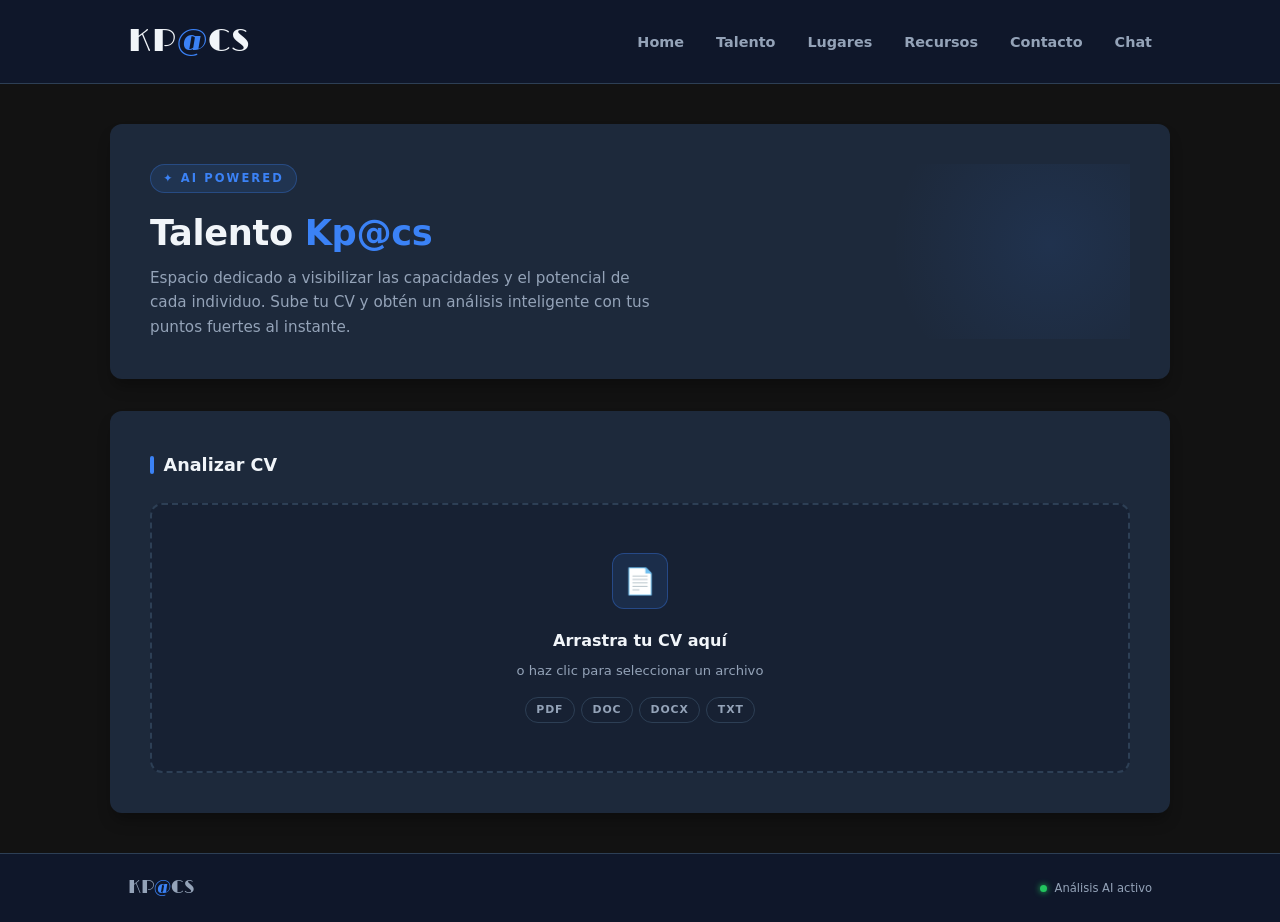
<file: talento.html>
<!DOCTYPE html>
<html lang="es">

<head>
  <meta charset="UTF-8">
  <meta name="viewport" content="width=device-width, initial-scale=1.0">
  <title>Talento Kp@cs</title>
  <link rel="preconnect" href="https://fonts.googleapis.com">
  <link rel="preconnect" href="https://fonts.gstatic.com" crossorigin>
  <link href="https://fonts.googleapis.com/css2?family=Limelight&display=swap" rel="stylesheet">
  <style>
    :root {
      --bg-main: #121212;
      --bg-card: #1d293b;
      --bg-deep: #0f172a;
      --text-main: #f1f5f9;
      --text-muted: #94a3b8;
      --primary: #3b82f6;
      --primary-dark: #2563eb;
      --primary-glow: rgba(59, 130, 246, 0.12);
      --border: #2d3f55;
      --radius: 0.75rem;
      --success: #22c55e;
    }

    * {
      margin: 0;
      padding: 0;
      box-sizing: border-box;
    }

    body {
      font-family: 'Segoe UI', system-ui, sans-serif;
      background-color: var(--bg-main);
      color: var(--text-main);
      line-height: 1.6;
      min-height: 100vh;
    }

    /* ─── HEADER ─── */
    header {
      background: var(--bg-deep);
      padding: 1rem 10%;
      display: flex;
      justify-content: space-between;
      align-items: center;
      position: sticky;
      top: 0;
      z-index: 100;
      border-bottom: 0.0625rem solid var(--border);
    }

    .logo-area {
      display: flex;
      align-items: center;
      font-family: "Limelight", sans-serif;
      font-size: 2rem;
      color: var(--text-main);
      letter-spacing: 0.03em;
    }

    .logo-area .at {
      color: var(--primary);
    }

    .nav-links {
      display: flex;
      list-style: none;
      gap: 2rem;
    }

    .nav-links a {
      text-decoration: none;
      color: var(--text-muted);
      font-weight: 600;
      font-size: 0.9rem;
      cursor: pointer;
      transition: color 0.2s;
    }

    .nav-links a:hover,
    .nav-links a.active {
      color: var(--primary);
    }

    /* ─── MAIN ─── */
    main {
      max-width: 68.75rem;
      margin: 2.5rem auto;
      padding: 0 1.25rem;
    }

    section {
      background: var(--bg-card);
      padding: 2.5rem;
      border-radius: var(--radius);
      margin-bottom: 2rem;
      box-shadow: 0 0.625rem 0.9375rem -0.1875rem rgba(0, 0, 0, 0.3);
    }

    /* ─── HERO ─── */
    .hero-inner {
      position: relative;
      overflow: hidden;
    }

    .hero-inner::before {
      content: '';
      position: absolute;
      top: -5rem;
      right: -5rem;
      width: 20rem;
      height: 20rem;
      background: radial-gradient(circle, rgba(59, 130, 246, 0.1) 0%, transparent 70%);
      pointer-events: none;
    }

    .section-tag {
      display: inline-block;
      font-size: 0.72rem;
      font-weight: 700;
      letter-spacing: 0.18em;
      text-transform: uppercase;
      color: var(--primary);
      background: var(--primary-glow);
      border: 0.0625rem solid rgba(59, 130, 246, 0.3);
      padding: 0.25rem 0.75rem;
      border-radius: 6.25rem;
      margin-bottom: 1.2rem;
    }

    .hero-inner h2 {
      font-size: 2.2rem;
      font-weight: 700;
      line-height: 1.2;
      margin-bottom: 0.75rem;
      letter-spacing: -0.01em;
    }

    .hero-inner h2 span {
      color: var(--primary);
    }

    .hero-inner p {
      color: var(--text-muted);
      max-width: 32.5rem;
      font-size: 0.95rem;
    }

    /* ─── SECTION TITLE ─── */
    .sec-title {
      font-size: 1.1rem;
      font-weight: 700;
      margin-bottom: 1.5rem;
      display: flex;
      align-items: center;
      gap: 0.6rem;
    }

    .sec-title::before {
      content: '';
      display: inline-block;
      width: 0.25rem;
      height: 1.1rem;
      background: var(--primary);
      border-radius: 0.625rem;
    }

    /* ─── ERROR ─── */
    .error-banner {
      display: none;
      background: rgba(239, 68, 68, 0.08);
      border: 0.0625rem solid rgba(239, 68, 68, 0.3);
      border-radius: 0.5rem;
      padding: 0.75rem 1rem;
      font-size: 0.82rem;
      color: #fca5a5;
      margin-bottom: 1.25rem;
      align-items: center;
      gap: 0.5rem;
    }

    .error-banner.visible {
      display: flex;
    }

    /* ─── DROP ZONE ─── */
    .drop-zone {
      border: 0.125rem dashed var(--border);
      border-radius: var(--radius);
      padding: 3rem 2rem;
      text-align: center;
      cursor: pointer;
      position: relative;
      transition: all 0.25s ease;
      background: rgba(15, 23, 42, 0.4);
    }

    .drop-zone input[type="file"] {
      position: absolute;
      inset: 0;
      opacity: 0;
      cursor: pointer;
      width: 100%;
      height: 100%;
    }

    .drop-zone:hover,
    .drop-zone.dragover {
      border-color: var(--primary);
      background: var(--primary-glow);
      transform: translateY(-0.125rem);
      box-shadow: 0 0.5rem 1.875rem rgba(59, 130, 246, 0.1);
    }

    .drop-icon {
      width: 3.5rem;
      height: 3.5rem;
      background: var(--primary-glow);
      border: 0.0625rem solid rgba(59, 130, 246, 0.35);
      border-radius: 0.75rem;
      display: flex;
      align-items: center;
      justify-content: center;
      font-size: 1.6rem;
      margin: 0 auto 1.2rem;
      transition: all 0.25s;
    }

    .drop-zone:hover .drop-icon {
      background: rgba(59, 130, 246, 0.2);
      transform: scale(1.05);
    }

    .drop-title {
      font-size: 1rem;
      font-weight: 700;
      margin-bottom: 0.4rem;
    }

    .drop-sub {
      font-size: 0.82rem;
      color: var(--text-muted);
    }

    .format-pills {
      display: flex;
      gap: 0.4rem;
      justify-content: center;
      flex-wrap: wrap;
      margin-top: 1rem;
    }

    .fmt-pill {
      font-size: 0.68rem;
      font-weight: 600;
      letter-spacing: 0.08em;
      padding: 0.2rem 0.65rem;
      border: 0.0625rem solid var(--border);
      border-radius: 6.25rem;
      color: var(--text-muted);
    }

    /* ─── LOADER ─── */
    .loader-title {
      font-size: 1rem;
      font-weight: 700;
      margin-bottom: 1.25rem;
      display: flex;
      align-items: center;
      gap: 0.7rem;
    }

    .spinner {
      width: 1.125rem;
      height: 1.125rem;
      border: 0.125rem solid var(--border);
      border-top-color: var(--primary);
      border-radius: 50%;
      animation: spin 0.7s linear infinite;
    }

    @keyframes spin {
      to {
        transform: rotate(360deg);
      }
    }

    .progress-bar {
      height: 0.375rem;
      background: var(--bg-deep);
      border-radius: 0.625rem;
      overflow: hidden;
      margin-bottom: 1.5rem;
    }

    .progress-fill {
      height: 100%;
      background: linear-gradient(90deg, var(--primary-dark), var(--primary));
      border-radius: 0.625rem;
      width: 0;
    }

    .progress-fill.animating {
      animation: progress 2.8s ease forwards;
    }

    @keyframes progress {
      from {
        width: 0;
      }

      to {
        width: 100%;
      }
    }

    .loader-steps {
      display: flex;
      flex-direction: column;
      gap: 0.6rem;
    }

    .loader-step {
      display: flex;
      align-items: center;
      gap: 0.75rem;
      font-size: 0.82rem;
      color: var(--text-muted);
      opacity: 0;
    }

    .loader-step.visible {
      animation: stepIn 0.4s ease forwards;
    }

    @keyframes stepIn {
      from {
        opacity: 0;
        transform: translateX(-0.5rem);
      }

      to {
        opacity: 1;
        transform: translateX(0);
      }
    }

    .step-dot {
      width: 0.4375rem;
      height: 0.4375rem;
      border-radius: 50%;
      background: var(--primary);
      flex-shrink: 0;
      box-shadow: 0 0 0.5rem rgba(59, 130, 246, 0.7);
    }

    /* ─── RESULTS ─── */
    #results-section {
      animation: fadeUp 0.5s ease forwards;
    }

    @keyframes fadeUp {
      from {
        opacity: 0;
        transform: translateY(1rem);
      }

      to {
        opacity: 1;
        transform: translateY(0);
      }
    }

    /* Buttons */
    .btn-kpc {
      background: var(--primary);
      color: white;
      border: none;
      padding: 0.625rem 1.25rem;
      border-radius: 0.375rem;
      cursor: pointer;
      font-weight: bold;
      font-size: 0.85rem;
      margin: 0.3125rem;
      transition: background 0.2s, transform 0.15s;
    }

    .btn-kpc:hover {
      background: var(--primary-dark);
      transform: translateY(-0.0625rem);
    }

    .btn-outline {
      background: transparent;
      color: var(--text-muted);
      border: 0.0625rem solid var(--border);
      padding: 0.6rem 1.25rem;
      border-radius: 0.375rem;
      cursor: pointer;
      font-weight: 600;
      font-size: 0.82rem;
      transition: all 0.2s;
    }

    .btn-outline:hover {
      border-color: var(--primary);
      color: var(--primary);
    }

    /* Results topbar */
    .results-topbar {
      display: flex;
      align-items: center;
      justify-content: space-between;
      margin-bottom: 0;
    }

    .results-topbar h3 {
      font-size: 1.1rem;
      font-weight: 700;
    }

    .results-topbar h3 span {
      color: var(--primary);
    }

    /* Profile card */
    .profile-row {
      display: flex;
      align-items: center;
      gap: 2rem;
      flex-wrap: wrap;
      padding-top: 1.75rem;
      border-top: 0.0625rem solid var(--border);
      margin-top: 1.5rem;
    }

    .profile-avatar {
      width: 4.25rem;
      height: 4.25rem;
      border-radius: 50%;
      background: linear-gradient(135deg, var(--primary-dark), #38bdf8);
      display: flex;
      align-items: center;
      justify-content: center;
      font-size: 1.4rem;
      font-weight: 800;
      color: white;
      flex-shrink: 0;
      box-shadow: 0 0 0 0.1875rem rgba(59, 130, 246, 0.25);
    }

    .profile-info {
      flex: 1;
    }

    .profile-name {
      font-size: 1.3rem;
      font-weight: 700;
      letter-spacing: -0.01em;
    }

    .profile-role {
      font-size: 0.82rem;
      color: var(--primary);
      font-weight: 600;
      margin-top: 0.2rem;
    }

    .profile-meta {
      display: flex;
      gap: 1.25rem;
      margin-top: 0.6rem;
      flex-wrap: wrap;
    }

    .meta-item {
      font-size: 0.78rem;
      color: var(--text-muted);
      display: flex;
      align-items: center;
      gap: 0.35rem;
    }

    .score-box {
      background: var(--bg-deep);
      border: 0.0625rem solid rgba(59, 130, 246, 0.3);
      border-radius: 0.75rem;
      padding: 1rem 1.5rem;
      text-align: center;
      flex-shrink: 0;
    }

    .score-num {
      font-size: 2rem;
      font-weight: 800;
      color: var(--primary);
      line-height: 1;
    }

    .score-label {
      font-size: 0.65rem;
      color: var(--text-muted);
      text-transform: uppercase;
      letter-spacing: 0.12em;
      margin-top: 0.3rem;
    }

    /* Summary */
    .summary-block {
      margin-top: 1.5rem;
      padding: 1.25rem 1.5rem;
      background: var(--bg-deep);
      border-radius: 0.5rem;
      border-left: 0.25rem solid var(--primary);
    }

    .block-label {
      font-size: 0.72rem;
      font-weight: 700;
      text-transform: uppercase;
      letter-spacing: 0.12em;
      color: var(--text-muted);
      margin-bottom: 0.6rem;
      display: flex;
      align-items: center;
      gap: 0.5rem;
    }

    .summary-text {
      font-size: 0.92rem;
      color: #cbd5e1;
      line-height: 1.8;
    }

    /* Grid */
    .results-grid {
      display: grid;
      grid-template-columns: 1fr 1fr;
      gap: 2rem;
    }

    @media (max-width: 43.75rem) {
      .results-grid {
        grid-template-columns: 1fr;
      }

      header {
        padding: 1rem 5%;
      }

      .nav-links {
        gap: 1rem;
      }
    }

    .grid-col {
      display: flex;
      flex-direction: column;
      gap: 1rem;
    }

    .sub-title {
      font-size: 0.75rem;
      font-weight: 700;
      text-transform: uppercase;
      letter-spacing: 0.12em;
      color: var(--text-muted);
      display: flex;
      align-items: center;
      gap: 0.5rem;
      margin-bottom: 0.85rem;
    }

    /* Skills */
    .skills-wrap {
      display: flex;
      flex-wrap: wrap;
      gap: 0.45rem;
    }

    .skill-tag {
      font-size: 0.75rem;
      font-weight: 600;
      padding: 0.3rem 0.8rem;
      border-radius: 0.375rem;
      border: 0.0625rem solid transparent;
      transition: all 0.2s;
    }

    .skill-tag.tech {
      background: rgba(59, 130, 246, 0.1);
      border-color: rgba(59, 130, 246, 0.3);
      color: #93c5fd;
    }

    .skill-tag.soft {
      background: rgba(34, 197, 94, 0.08);
      border-color: rgba(34, 197, 94, 0.3);
      color: #86efac;
    }

    .skill-tag.lang {
      background: rgba(245, 158, 11, 0.08);
      border-color: rgba(245, 158, 11, 0.3);
      color: #fcd34d;
    }

    /* Experience */
    .exp-list {
      display: flex;
      flex-direction: column;
      gap: 0.75rem;
    }

    .exp-item {
      padding: 0.9rem 1rem;
      background: var(--bg-deep);
      border-radius: 0.5rem;
      border-left: 0.1875rem solid var(--primary);
      transition: background 0.2s;
    }

    .exp-item:hover {
      background: #0c1525;
    }

    .exp-company {
      font-size: 0.88rem;
      font-weight: 700;
    }

    .exp-role {
      font-size: 0.78rem;
      color: var(--primary);
      font-weight: 600;
      margin-top: 0.15rem;
    }

    .exp-date {
      font-size: 0.7rem;
      color: var(--text-muted);
      margin-top: 0.1rem;
    }

    /* Highlights */
    .hl-list {
      display: flex;
      flex-direction: column;
      gap: 0.65rem;
    }

    .hl-item {
      display: flex;
      gap: 0.75rem;
      align-items: flex-start;
      padding: 0.7rem 0.9rem;
      background: var(--bg-deep);
      border-radius: 0.5rem;
      font-size: 0.85rem;
      line-height: 1.5;
      border: 0.0625rem solid transparent;
      transition: border-color 0.2s;
    }

    .hl-item:hover {
      border-color: rgba(59, 130, 246, 0.3);
    }

    .hl-ico {
      flex-shrink: 0;
      font-size: 1rem;
      margin-top: 0.0625rem;
    }

    .hl-text strong {
      color: #93c5fd;
      font-weight: 700;
    }

    /* Education */
    .edu-list {
      display: flex;
      flex-direction: column;
      gap: 0.75rem;
    }

    .edu-item {
      background: var(--bg-deep);
      border-radius: 0.5rem;
      padding: 0.9rem 1rem;
      border: 0.0625rem solid var(--border);
      transition: border-color 0.2s;
    }

    .edu-item:hover {
      border-color: rgba(59, 130, 246, 0.4);
    }

    .edu-degree {
      font-size: 0.88rem;
      font-weight: 700;
    }

    .edu-school {
      font-size: 0.78rem;
      color: var(--primary);
      font-weight: 600;
      margin-top: 0.15rem;
    }

    .edu-year {
      font-size: 0.7rem;
      color: var(--text-muted);
      margin-top: 0.1rem;
    }

    /* Languages */
    .lang-grid {
      display: grid;
      grid-template-columns: repeat(auto-fill, minmax(7.5rem, 1fr));
      gap: 0.65rem;
    }

    .lang-item {
      background: var(--bg-deep);
      border-radius: 0.5rem;
      padding: 0.75rem 1rem;
      border: 0.0625rem solid var(--border);
    }

    .lang-name {
      font-size: 0.85rem;
      font-weight: 700;
    }

    .lang-level {
      font-size: 0.68rem;
      color: var(--text-muted);
      margin-top: 0.15rem;
    }

    .lang-bar {
      height: 0.25rem;
      background: var(--border);
      border-radius: 0.625rem;
      margin-top: 0.5rem;
      overflow: hidden;
    }

    .lang-fill {
      height: 100%;
      background: linear-gradient(90deg, var(--primary-dark), var(--primary));
      border-radius: 0.625rem;
    }

    /* hidden */
    .hidden {
      display: none !important;
    }

    /* ─── FOOTER ─── */
    footer {
      background: var(--bg-deep);
      padding: 1.25rem 10%;
      border-top: 0.0625rem solid var(--border);
      display: flex;
      align-items: center;
      justify-content: space-between;
      margin-top: 1rem;
    }

    .footer-logo {
      font-family: "Limelight", sans-serif;
      font-size: 1.1rem;
      color: var(--text-muted);
    }

    .footer-logo span {
      color: var(--primary);
    }

    .footer-tag {
      font-size: 0.72rem;
      color: var(--text-muted);
      display: flex;
      align-items: center;
      gap: 0.5rem;
    }

    .live-dot {
      width: 0.4375rem;
      height: 0.4375rem;
      border-radius: 50%;
      background: var(--success);
      box-shadow: 0 0 0.375rem #22c55e;
      animation: blink 2s infinite;
    }

    @keyframes blink {

      0%,
      100% {
        opacity: 1;
      }

      50% {
        opacity: 0.4;
      }
    }
  </style>
</head>

<body>

  <!-- HEADER -->
  <header>
    <div class="logo-area">KP<span class="at">@</span>CS</div>
    <nav>
      <ul class="nav-links">
        <li><a href="index.html">Home</a></li>
        <li><a href="#">Talento</a></li>
        <li><a href="lugares.html">Lugares</a></li>
        <li><a href="recursos.html">Recursos</a></li>
        <li><a href="contacto.html" id="nav-contact">Contacto</a></li>
        <li><a href="chat.html">Chat</a></li>
      </ul>
    </nav>
  </header>

  <main>

    <!-- HERO -->
    <section>
      <div class="hero-inner">
        <span class="section-tag">✦ AI Powered</span>
        <h2>Talento <span>Kp@cs</span></h2>
        <p>Espacio dedicado a visibilizar las capacidades y el potencial de cada individuo. Sube tu CV y obtén un
          análisis inteligente con tus puntos fuertes al instante.</p>
      </div>
    </section>

    <!-- UPLOAD SECTION -->
    <section id="upload-section">
      <h3 class="sec-title">Analizar CV</h3>

      <div class="error-banner" id="errorBanner">
        <span>⚠</span>
        <span id="errorMsg">Error al procesar el CV.</span>
      </div>

      <div class="drop-zone" id="dropZone">
        <input type="file" id="fileInput" accept=".pdf,.doc,.docx,.txt" />
        <div class="drop-icon">📄</div>
        <p class="drop-title">Arrastra tu CV aquí</p>
        <p class="drop-sub">o haz clic para seleccionar un archivo</p>
        <div class="format-pills">
          <span class="fmt-pill">PDF</span>
          <span class="fmt-pill">DOC</span>
          <span class="fmt-pill">DOCX</span>
          <span class="fmt-pill">TXT</span>
        </div>
      </div>
    </section>

    <!-- LOADER SECTION -->
    <section id="loader-section" class="hidden">
      <div class="loader-title">
        <div class="spinner"></div>
        Analizando tu CV…
      </div>
      <div class="progress-bar">
        <div class="progress-fill" id="progressFill"></div>
      </div>
      <div class="loader-steps" id="loaderSteps">
        <div class="loader-step"><span class="step-dot"></span>Leyendo documento…</div>
        <div class="loader-step"><span class="step-dot"></span>Extrayendo experiencia y formación…</div>
        <div class="loader-step"><span class="step-dot"></span>Identificando habilidades clave…</div>
        <div class="loader-step"><span class="step-dot"></span>Generando resumen ejecutivo…</div>
      </div>
    </section>

    <!-- RESULTS SECTION -->
    <section id="results-section" class="hidden">

      <!-- Topbar + profile in same card -->
      <div class="results-topbar">
        <h3>Resumen del <span>Talento</span></h3>
        <button class="btn-outline" id="resetBtn">↩ Nuevo CV</button>
      </div>

      <div class="profile-row">
        <div class="profile-avatar" id="avatarInitials">--</div>
        <div class="profile-info">
          <p class="profile-name" id="profileName">–</p>
          <p class="profile-role" id="profileRole">–</p>
          <div class="profile-meta" id="profileMeta"></div>
        </div>
        <div class="score-box">
          <p class="score-num" id="scoreNum">–</p>
          <p class="score-label">Puntuación<br>Perfil</p>
        </div>
      </div>

      <!-- Summary -->
      <div class="summary-block">
        <p class="block-label">📝 Resumen ejecutivo</p>
        <p class="summary-text" id="summaryText">–</p>
      </div>

    </section>

    <!-- RESULTS GRID -->
    <div id="results-grid" class="hidden">
      <div class="results-grid" style="margin-top:0;">

        <!-- LEFT COL -->
        <div class="grid-col">

          <section>
            <p class="sub-title">⭐ Puntos Destacados</p>
            <div class="hl-list" id="hlList"></div>
          </section>

          <section>
            <p class="sub-title">💼 Experiencia</p>
            <div class="exp-list" id="expList"></div>
          </section>

        </div>

        <!-- RIGHT COL -->
        <div class="grid-col">

          <section>
            <p class="sub-title">🛠 Habilidades</p>
            <div class="skills-wrap" id="skillsWrap"></div>
          </section>

          <section>
            <p class="sub-title">🎓 Formación</p>
            <div class="edu-list" id="eduList"></div>
            <p class="sub-title" style="margin-top:1.5rem;">🌍 Idiomas</p>
            <div class="lang-grid" id="langGrid"></div>
          </section>

        </div>

      </div>
    </div>

  </main>

  <footer>
    <div class="footer-logo">KP<span>@</span>CS</div>
    <div class="footer-tag">
      <span class="live-dot"></span>
      Análisis AI activo
    </div>
  </footer>

  <script>
    const $ = id => document.getElementById(id);

    function show(id) { $(id).classList.remove('hidden'); }
    function hide(id) { $(id).classList.add('hidden'); }

    function initials(name) {
      return (name || '').split(' ').slice(0, 2).map(w => w[0] || '').join('').toUpperCase() || '?';
    }

    // ── FILE READ ──
    async function readFile(file) {
      return new Promise((resolve, reject) => {
        if (file.type === 'application/pdf') {
          const r = new FileReader();
          r.onload = e => resolve({ type: 'pdf', data: e.target.result.split(',')[1], name: file.name });
          r.onerror = reject;
          r.readAsDataURL(file);
        } else {
          const r = new FileReader();
          r.onload = e => resolve({ type: 'text', data: e.target.result, name: file.name });
          r.onerror = reject;
          r.readAsText(file);
        }
      });
    }

    // ── CLAUDE API ──
    async function analyzeCV(fi) {
      const sys = `Eres un experto en RRHH. Analiza el CV y responde SOLO con JSON válido sin texto extra ni backticks:
{
  "name":"Nombre completo",
  "role":"Cargo principal",
  "location":"Ciudad, País o ''",
  "email":"email o ''",
  "score":82,
  "summary":"Resumen 2-3 frases",
  "highlights":[
    {"icon":"🏆","text":"Highlight con <strong>palabra clave</strong>"},
    {"icon":"🚀","text":"..."},
    {"icon":"💡","text":"..."},
    {"icon":"🎯","text":"..."}
  ],
  "skills":{"tech":["skill"],"soft":["habilidad"],"lang":["Idioma Nivel"]},
  "experience":[{"company":"Empresa","role":"Cargo","date":"2020–2023"}],
  "education":[{"degree":"Título","school":"Centro","year":"2018"}],
  "languages":[{"name":"Español","level":"Nativo","pct":100}]
}
Si no es un CV: {"error":"No es un CV válido"}.`;

      let messages;
      if (fi.type === 'pdf') {
        messages = [{
          role: 'user', content: [
            { type: 'document', source: { type: 'base64', media_type: 'application/pdf', data: fi.data } },
            { type: 'text', text: 'Analiza este CV.' }
          ]
        }];
      } else {
        messages = [{ role: 'user', content: `Analiza este CV:\n\n${fi.data}` }];
      }

      const res = await fetch('https://api.anthropic.com/v1/messages', {
        method: 'POST',
        headers: { 'Content-Type': 'application/json' },
        body: JSON.stringify({ model: 'claude-sonnet-4-20250514', max_tokens: 1000, system: sys, messages })
      });

      if (!res.ok) throw new Error(`API ${res.status}`);
      const data = await res.json();
      const txt = data.content.map(b => b.text || '').join('');
      return JSON.parse(txt.replace(/```json|```/g, '').trim());
    }

    // ── RENDER ──
    function renderResults(d) {
      $('avatarInitials').textContent = initials(d.name);
      $('profileName').textContent = d.name || '–';
      $('profileRole').textContent = d.role || '–';
      $('scoreNum').textContent = d.score || '–';

      const meta = $('profileMeta');
      meta.innerHTML = '';
      if (d.location) meta.innerHTML += `<span class="meta-item">📍 ${d.location}</span>`;
      if (d.email) meta.innerHTML += `<span class="meta-item">✉ ${d.email}</span>`;

      $('summaryText').textContent = d.summary || '–';

      $('hlList').innerHTML = (d.highlights || []).map(h =>
        `<div class="hl-item"><span class="hl-ico">${h.icon || '•'}</span><span class="hl-text">${h.text}</span></div>`
      ).join('');

      const sk = $('skillsWrap');
      sk.innerHTML = '';
      (d.skills?.tech || []).forEach(s => sk.innerHTML += `<span class="skill-tag tech">${s}</span>`);
      (d.skills?.soft || []).forEach(s => sk.innerHTML += `<span class="skill-tag soft">${s}</span>`);
      (d.skills?.lang || []).forEach(s => sk.innerHTML += `<span class="skill-tag lang">${s}</span>`);

      $('expList').innerHTML = (d.experience || []).map(e =>
        `<div class="exp-item"><p class="exp-company">${e.company}</p><p class="exp-role">${e.role}</p><p class="exp-date">${e.date}</p></div>`
      ).join('');

      $('eduList').innerHTML = (d.education || []).map(e =>
        `<div class="edu-item"><p class="edu-degree">${e.degree}</p><p class="edu-school">${e.school}</p><p class="edu-year">${e.year}</p></div>`
      ).join('');

      $('langGrid').innerHTML = (d.languages || []).map(l =>
        `<div class="lang-item"><p class="lang-name">${l.name}</p><p class="lang-level">${l.level}</p><div class="lang-bar"><div class="lang-fill" style="width:${l.pct || 50}%"></div></div></div>`
      ).join('');

      show('results-section');
      show('results-grid');
    }

    // ── FLOW ──
    async function processFile(file) {
      $('errorBanner').classList.remove('visible');
      hide('upload-section');
      hide('results-section');
      hide('results-grid');

      // restart loader
      const pf = $('progressFill');
      pf.classList.remove('animating');
      void pf.offsetWidth;
      pf.classList.add('animating');

      const steps = $('loaderSteps').querySelectorAll('.loader-step');
      steps.forEach(s => s.classList.remove('visible'));
      const delays = [200, 900, 1600, 2200];
      delays.forEach((d, i) => setTimeout(() => steps[i]?.classList.add('visible'), d));

      show('loader-section');

      try {
        const fi = await readFile(file);
        await new Promise(r => setTimeout(r, 2800));
        const res = await analyzeCV(fi);

        hide('loader-section');

        if (res.error) {
          $('errorMsg').textContent = res.error;
          $('errorBanner').classList.add('visible');
          show('upload-section');
          return;
        }

        renderResults(res);

      } catch (err) {
        hide('loader-section');
        $('errorMsg').textContent = 'Error al procesar el CV. Comprueba tu conexión e inténtalo.';
        $('errorBanner').classList.add('visible');
        show('upload-section');
        console.error(err);
      }
    }

    // ── EVENTS ──
    $('fileInput').addEventListener('change', e => {
      if (e.target.files[0]) processFile(e.target.files[0]);
    });

    const dz = $('dropZone');
    dz.addEventListener('dragover', e => { e.preventDefault(); dz.classList.add('dragover'); });
    dz.addEventListener('dragleave', () => dz.classList.remove('dragover'));
    dz.addEventListener('drop', e => {
      e.preventDefault(); dz.classList.remove('dragover');
      if (e.dataTransfer.files[0]) processFile(e.dataTransfer.files[0]);
    });

    $('resetBtn').addEventListener('click', () => {
      hide('results-section');
      hide('results-grid');
      $('errorBanner').classList.remove('visible');
      $('fileInput').value = '';
      show('upload-section');
    });
  </script>

</body>

</html>
</file>
